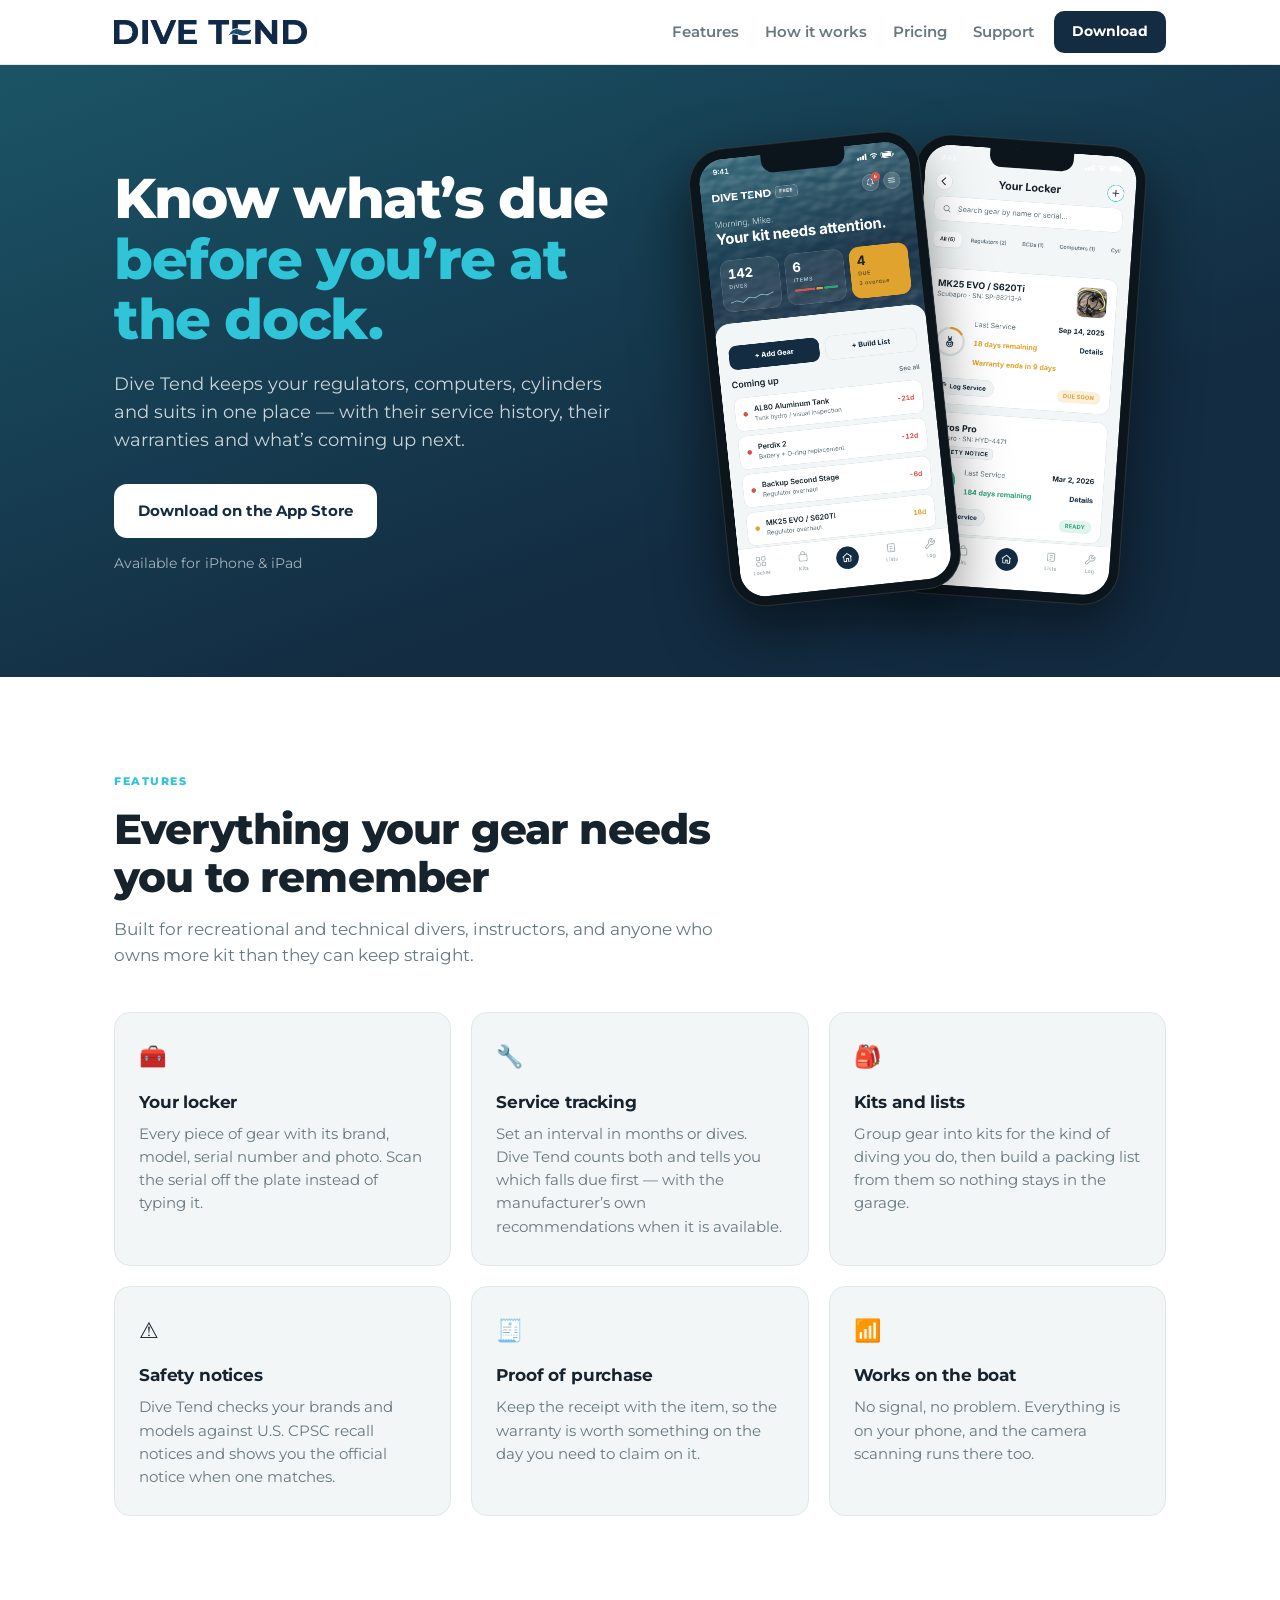
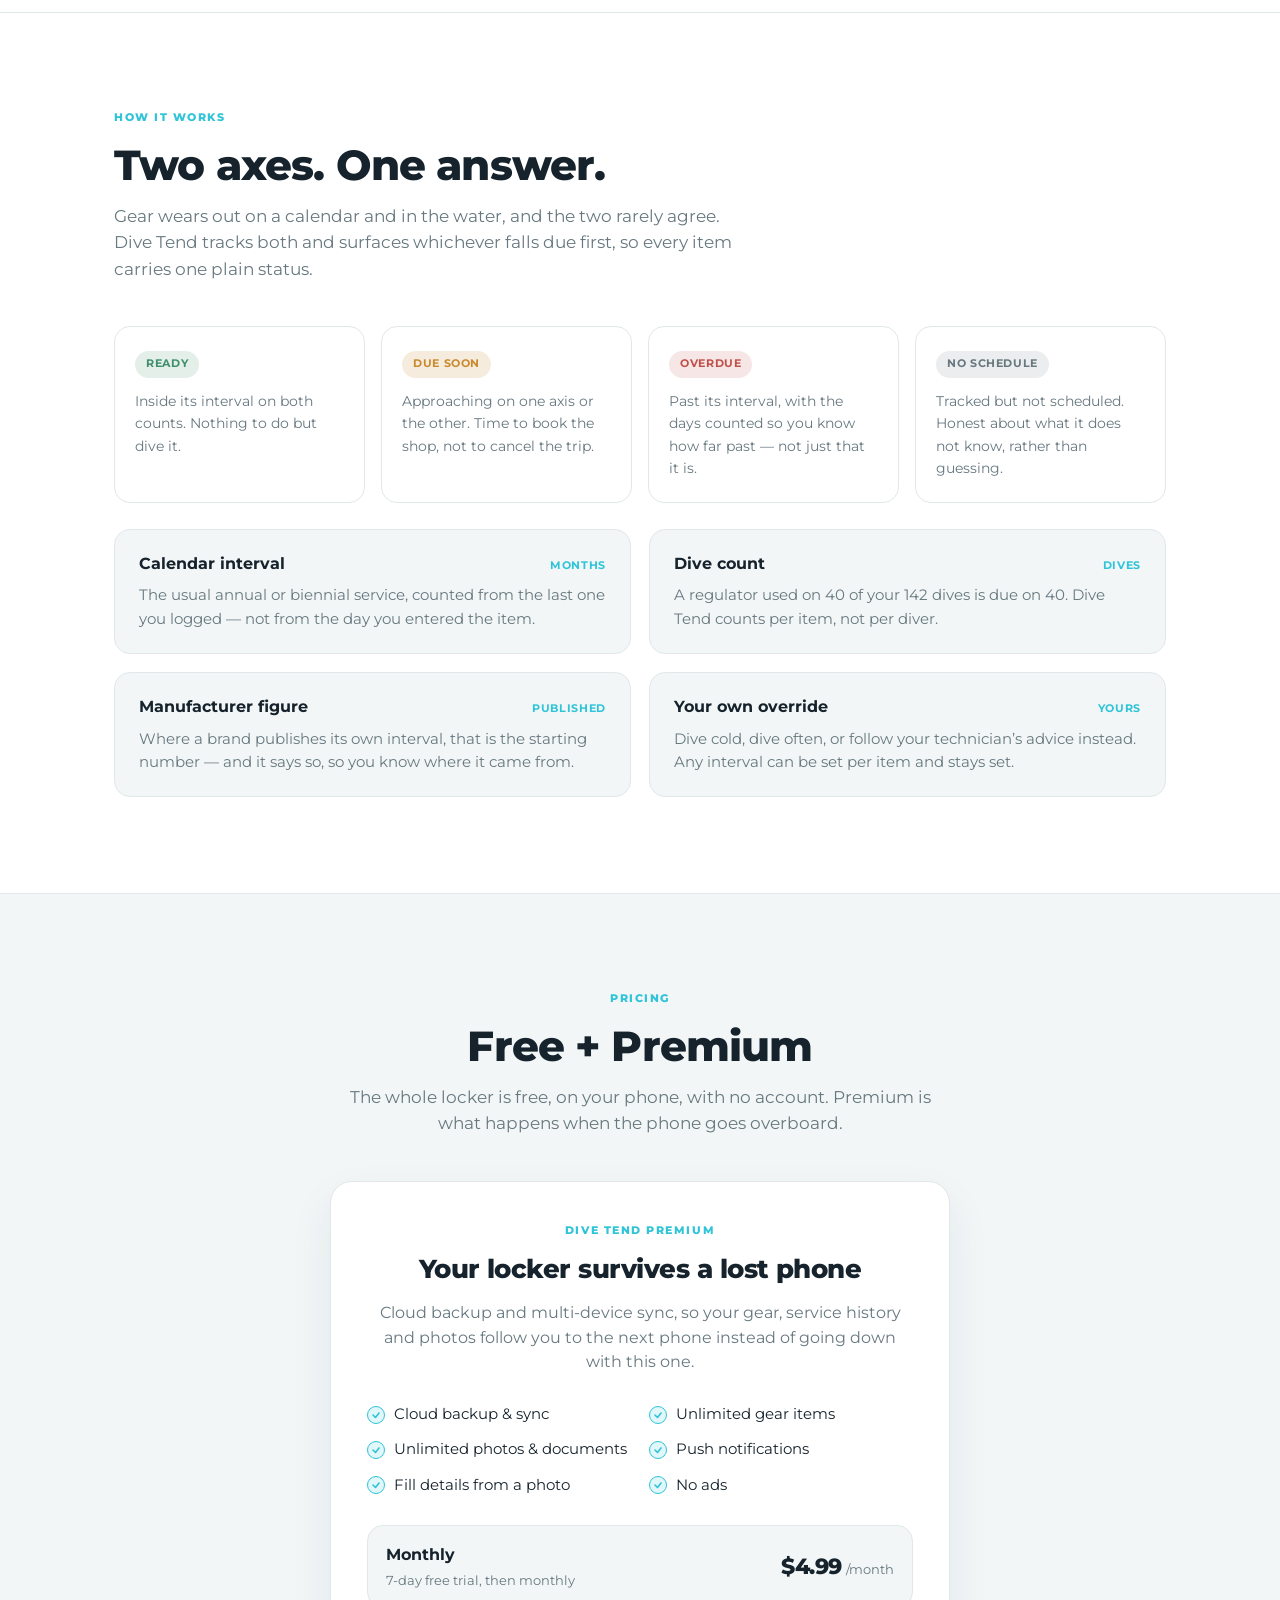
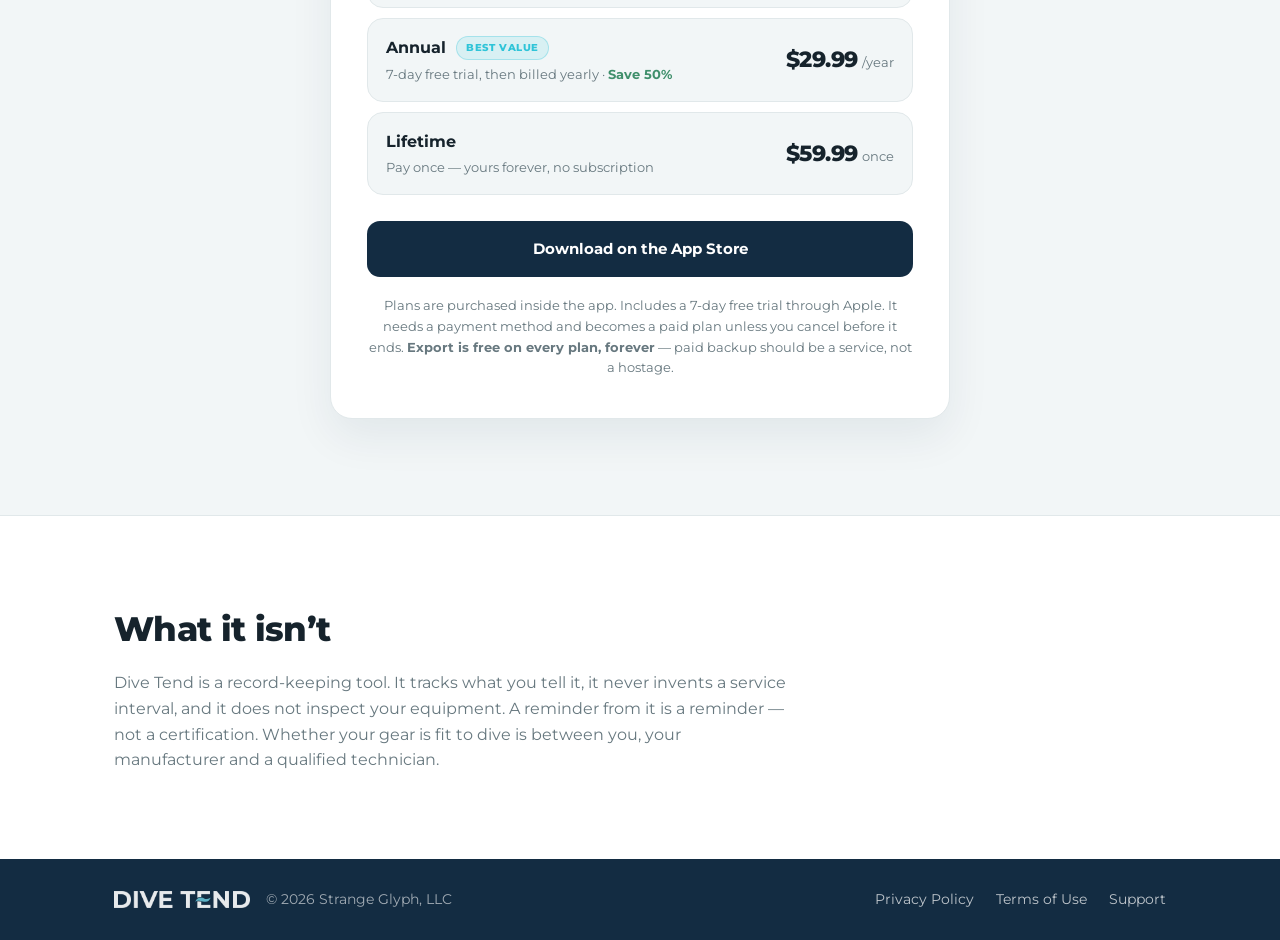
<file: index.html>
<!DOCTYPE html>
<html lang="en">
<head>
  <meta charset="UTF-8" />
  <meta name="viewport" content="width=device-width, initial-scale=1.0" />
  <title>Dive Tend — Know What's Due Before You're at the Dock</title>
  <meta name="description" content="Dive Tend tracks your scuba gear, its service history and what's coming up next — on your phone, no account needed." />
  <meta property="og:title" content="Dive Tend" />
  <meta property="og:description" content="Know what's due before you're at the dock." />
  <meta property="og:type" content="website" />
  <meta property="og:url" content="https://divetend.com/" />
  <meta property="og:image" content="https://divetend.com/og-icon.png" />
  <link rel="icon" type="image/png" sizes="32x32" href="favicon.png" />
  <link rel="apple-touch-icon" sizes="180x180" href="apple-touch-icon.png" />
  <link rel="preconnect" href="https://fonts.googleapis.com" />
  <link rel="preconnect" href="https://fonts.gstatic.com" crossorigin />
  <link href="https://fonts.googleapis.com/css2?family=Montserrat:wght@400;500;600;700;800&display=swap" rel="stylesheet" />
  <style>
    *, *::before, *::after { box-sizing: border-box; margin: 0; padding: 0; }

    :root {
      --header-a: #1B5466;
      --header-b: #132C42;
      --cyan: #2FC4D8;
      --ink: #16232C;
      --sub: #67787F;
      --sheet: #F2F6F7;
      --card: #FFFFFF;
      --border: #E1E8EA;
      --amber: #C98A2E;
      --red: #C0504A;
      --green: #3F8F6B;
      --font: 'Montserrat', system-ui, -apple-system, sans-serif;
    }

    html { scroll-behavior: smooth; }

    /* The nav is sticky at 64px, so an anchored section would scroll its own
       heading underneath it. Every jump target clears the bar itself. */
    section[id] { scroll-margin-top: 78px; }

    body {
      background: var(--card);
      color: var(--ink);
      font-family: var(--font);
      font-size: 16px;
      line-height: 1.6;
      overflow-x: clip;
      -webkit-font-smoothing: antialiased;
    }

    .wrap { position: relative; z-index: 1; max-width: 1100px; margin: 0 auto; padding: 0 24px; }
    .section-pad { padding: 96px 0; }
    .section-divider { border: 0; border-top: 1px solid var(--border); margin: 0; }

    .section-label {
      font-size: 11px; font-weight: 800; letter-spacing: 0.14em; text-transform: uppercase;
      color: var(--cyan); margin-bottom: 14px;
    }
    .section-h2 { font-size: clamp(28px, 4vw, 42px); font-weight: 800; line-height: 1.15; letter-spacing: -0.02em; }
    .section-sub { color: var(--sub); margin-top: 14px; max-width: 620px; font-size: 16.5px; }

    /* NAV */
    nav {
      position: sticky; top: 0; z-index: 50;
      background: rgba(255,255,255,0.86); backdrop-filter: saturate(180%) blur(14px);
      border-bottom: 1px solid var(--border);
    }
    .nav-inner {
      max-width: 1100px; margin: 0 auto; padding: 0 24px; height: 64px;
      display: flex; align-items: center; gap: 20px;
    }
    /* Mike's final mark, not type. The navy band is cropped out of
       `logotype.png` — the full logotype carries "Scuba Gear Service
       Tracker" beneath it, which renders about 7px tall in a 64px nav and
       reads as noise rather than as a tagline. */
    .nav-logo { display: flex; align-items: center; text-decoration: none; }
    .nav-logo img { height: 24px; width: auto; display: block; }
    .nav-links { display: flex; gap: 26px; list-style: none; margin-left: auto; }
    .nav-links a { color: var(--sub); text-decoration: none; font-size: 14.5px; font-weight: 600; }
    .nav-links a:hover { color: var(--ink); }
    .nav-cta {
      background: var(--header-b); color: #fff; text-decoration: none;
      font-size: 13.5px; font-weight: 700; padding: 10px 18px; border-radius: 10px;
    }
    .nav-cta:hover { background: var(--header-a); }
    .nav-hamburger { display: none; background: none; border: 0; cursor: pointer; width: 28px; height: 22px; flex-direction: column; justify-content: space-between; }
    .nav-hamburger span { display: block; height: 2px; background: var(--header-b); border-radius: 2px; }
    .nav-mobile-menu { display: none; flex-direction: column; border-top: 1px solid var(--border); }
    .nav-mobile-menu.open { display: flex; }
    .nav-mobile-menu a { padding: 14px 24px; color: var(--ink); text-decoration: none; font-weight: 600; border-bottom: 1px solid var(--border); }
    .nav-mobile-menu a.nav-mobile-cta { color: var(--header-b); font-weight: 800; }

    /* HERO */
    .hero {
      background: linear-gradient(160deg, var(--header-a) 0%, var(--header-b) 68%);
      color: #fff; position: relative; overflow: hidden;
    }
    /* Ambient layer, ported from the app's own "Bubbles" background. Its
       note is the spec: two loose vertical exhaust streams, NOT bubbles
       scattered edge to edge — that reads as soap foam — widening slightly
       as they rise the way real bubbles expand, and no glare dot, so they
       read as a disturbance in the water rather than glossy spheres. */
    #bubbles {
      position: absolute; inset: 0; z-index: 0; pointer-events: none; overflow: hidden;
      -webkit-mask-image: linear-gradient(180deg, rgba(0,0,0,0.9) 0%, rgba(0,0,0,0.35) 55%, rgba(0,0,0,0.6) 100%);
      mask-image: linear-gradient(180deg, rgba(0,0,0,0.9) 0%, rgba(0,0,0,0.35) 55%, rgba(0,0,0,0.6) 100%);
    }
    #bubbles .bubble {
      position: absolute; bottom: -40px; border-radius: 50%;
      background: radial-gradient(circle, rgba(224,245,252,0.40) 0%, rgba(224,245,252,0.20) 45%, rgba(224,245,252,0.07) 75%, rgba(224,245,252,0) 100%);
      mix-blend-mode: screen; filter: blur(0.5px); opacity: 0;
      animation-name: bubbleRise; animation-timing-function: ease-in-out;
      animation-iteration-count: infinite;
    }
    #bubbles .bubble.is-blob { border-radius: 58% 42% 53% 47% / 55% 45% 58% 42%; }

    @keyframes bubbleRise {
      0%   { transform: translate(0, 0) scale(0.75); opacity: 0; }
      8%   { opacity: var(--bubble-op, 0.4); }
      30%  { transform: translate(var(--bubble-drift, 6px), calc(var(--rise) * -0.31)) scale(0.92); }
      60%  { transform: translate(calc(var(--bubble-drift, 6px) * -1), calc(var(--rise) * -0.64)) scale(1.05); }
      90%  { opacity: var(--bubble-op, 0.4); }
      100% { transform: translate(var(--bubble-drift, 6px), calc(var(--rise) * -1)) scale(1.2); opacity: 0; }
    }

    @media (prefers-reduced-motion: reduce) {
      #bubbles { display: none; }
    }
    .hero-inner {
      position: relative; z-index: 1;
      max-width: 1100px; margin: 0 auto; padding: 76px 24px;
      display: grid; grid-template-columns: 1.05fr 1fr; gap: 48px; align-items: center;
    }
    /* Grid items default to min-width:auto, so the two 190px phone frames
       (flex-shrink:0) were forcing the single-column layout wider than the
       viewport and clipping the hero copy on a phone. The phones are meant
       to bleed off the edge; the text is not. */
    .hero-inner > * { min-width: 0; }
    .hero-h1 { font-size: clamp(34px, 5.2vw, 56px); font-weight: 800; line-height: 1.08; letter-spacing: -0.025em; }
    .hero-h1 span { color: var(--cyan); }
    .hero-sub { margin-top: 20px; font-size: 17.5px; line-height: 1.6; color: rgba(255,255,255,0.78); max-width: 520px; }
    .hero-btns { margin-top: 30px; display: flex; align-items: center; gap: 16px; flex-wrap: wrap; }
    /* A caption, not a second button. The cyan pill that used to sit beside
       the CTA out-shouted it. */
    .hero-note { margin-top: 14px; font-size: 14px; color: rgba(255,255,255,0.62); }
    /* The hero sits on the dark header gradient, so the primary action is
       light-on-dark. The pricing CTA (.btn-primary) is the inverse, because
       that card is on the light sheet. */
    .btn-store {
      display: inline-flex; align-items: center;
      background: #fff; color: var(--header-b); text-decoration: none;
      font-weight: 700; font-size: 15px; padding: 15px 24px; border-radius: 13px;
    }
    .btn-store:hover { background: var(--sheet); }
    .phone-wrap { display: flex; gap: 0; justify-content: center; align-items: center; }
    .phone-frame {
      width: 232px; background: #0B151B; border-radius: 36px; padding: 9px;
      position: relative; flex-shrink: 0;
      border: 1px solid rgba(255,255,255,0.12);
    }
    /* ClearNight's treatment: the pair overlap and tilt against each other,
       front one on top. Translating them toward the centre is what makes it
       read as a stack rather than two phones that happen to be rotated. */
    .phone-frame:first-child {
      transform: rotate(-6deg) translateX(20px);
      z-index: 2; box-shadow: -8px 24px 60px rgba(0,0,0,0.52);
    }
    .phone-frame:last-child {
      transform: rotate(4deg) translateX(-20px);
      z-index: 1; box-shadow: 8px 24px 60px rgba(0,0,0,0.44);
    }
    .phone-notch { position: absolute; top: 9px; left: 50%; transform: translateX(-50%); width: 84px; height: 19px; background: #0B151B; border-radius: 0 0 12px 12px; z-index: 2; }
    .phone-screen { border-radius: 26px; overflow: hidden; display: block; }
    .phone-screen img { width: 100%; display: block; }

    /* FEATURES */
    .features-grid { display: grid; grid-template-columns: repeat(3, 1fr); gap: 20px; margin-top: 44px; }
    .feat-card { background: var(--sheet); border: 1px solid var(--border); border-radius: 16px; padding: 26px 24px; }
    .feat-icon { font-size: 22px; margin-bottom: 14px; }
    .feat-title { font-weight: 700; font-size: 16.5px; margin-bottom: 8px; letter-spacing: -0.01em; }
    .feat-body { color: var(--sub); font-size: 14.5px; line-height: 1.6; }

    /* HOW IT WORKS */
    .states-grid { display: grid; grid-template-columns: repeat(4, 1fr); gap: 16px; margin-top: 44px; }
    .state-card { background: var(--card); border: 1px solid var(--border); border-radius: 16px; padding: 22px 20px; }
    .state-pill {
      display: inline-block; font-size: 10.5px; font-weight: 700; letter-spacing: 0.06em; text-transform: uppercase;
      padding: 5px 11px; border-radius: 999px; margin-bottom: 12px;
    }
    .state-pill.ready   { color: var(--green); background: rgba(63,143,107,0.14); }
    .state-pill.soon    { color: var(--amber); background: rgba(201,138,46,0.16); }
    .state-pill.overdue { color: var(--red);   background: rgba(192,80,74,0.14); }
    .state-pill.none    { color: var(--sub);   background: rgba(103,120,127,0.13); }
    .state-desc { color: var(--sub); font-size: 14px; line-height: 1.6; }

    .inputs-grid { display: grid; grid-template-columns: repeat(2, 1fr); gap: 18px; margin-top: 26px; }
    .input-card { background: var(--sheet); border: 1px solid var(--border); border-radius: 16px; padding: 22px 24px; }
    .input-header { display: flex; align-items: baseline; justify-content: space-between; gap: 12px; margin-bottom: 8px; }
    .input-name { font-weight: 700; font-size: 15.5px; }
    .input-tag { font-size: 11px; font-weight: 700; letter-spacing: 0.06em; text-transform: uppercase; color: var(--cyan); }
    .input-desc { color: var(--sub); font-size: 14.5px; line-height: 1.6; }

    /* PRICING */
    .pricing-section { background: var(--sheet); text-align: center; }
    .pricing-section .section-sub { margin-left: auto; margin-right: auto; }
    .price-card {
      background: var(--card); border: 1px solid var(--border); border-radius: 22px;
      padding: 40px 36px; margin: 44px auto 0; max-width: 620px;
      box-shadow: 0 18px 44px rgba(19,44,66,0.07);
    }
    .price-kicker { font-size: 11px; font-weight: 800; letter-spacing: 0.14em; text-transform: uppercase; color: var(--cyan); }
    .price-headline { font-size: 26px; font-weight: 800; letter-spacing: -0.02em; margin-top: 10px; }
    .price-sub { color: var(--sub); margin-top: 10px; font-size: 15.5px; }
    .price-features { list-style: none; margin: 28px 0; display: grid; grid-template-columns: 1fr 1fr; gap: 12px 18px; text-align: left; }
    .price-features li { display: flex; align-items: center; gap: 9px; font-size: 14.5px; }
    .price-features li::before {
      content: ""; width: 18px; height: 18px; border-radius: 50%; flex-shrink: 0;
      background: rgba(47,196,216,0.14); border: 1px solid var(--cyan);
      background-image: url("data:image/svg+xml,%3Csvg xmlns='http://www.w3.org/2000/svg' width='10' height='10' viewBox='0 0 10 10'%3E%3Cpath d='M2 5l2.5 2.5L8 3' stroke='%232FC4D8' stroke-width='1.6' stroke-linecap='round' stroke-linejoin='round' fill='none'/%3E%3C/svg%3E");
      background-repeat: no-repeat; background-position: center;
    }
    .price-plans { display: flex; flex-direction: column; gap: 10px; }
    .price-plan {
      display: flex; align-items: center; gap: 14px; text-align: left;
      padding: 16px 18px; border-radius: 16px;
      border: 1.5px solid var(--border); background: var(--sheet);
    }
    .price-plan-main { flex: 1; }
    .price-plan-amt { text-align: right; flex-shrink: 0; }
    .price-plan-name-row { display: flex; align-items: center; gap: 10px; }
    .price-plan-name { font-weight: 700; font-size: 16px; }
    .price-badge { font-size: 10px; font-weight: 800; letter-spacing: 0.06em; text-transform: uppercase; color: var(--cyan); background: rgba(47,196,216,0.13); border: 1px solid rgba(47,196,216,0.3); padding: 3px 9px; border-radius: 999px; }
    .price-plan-note { color: var(--sub); font-size: 13px; margin-top: 3px; text-align: left; }
    .save { color: var(--green); font-weight: 700; }
    .price-plan-num { font-size: 22px; font-weight: 800; letter-spacing: -0.02em; }
    .price-plan-per { color: var(--sub); font-size: 13px; }
    .price-note { color: var(--sub); font-size: 13px; margin-top: 18px; text-align: center; }
    .btn-primary {
      display: flex; width: 100%; justify-content: center; margin-top: 26px;
      background: var(--header-b); color: #fff; text-decoration: none;
      font-weight: 700; font-size: 15px; padding: 16px; border-radius: 13px;
    }
    .btn-primary.is-disabled { background: var(--sheet); color: var(--sub); border: 1px solid var(--border); cursor: default; }

    /* CLOSING */
    .closing { padding: 86px 0; }
    .closing h2 { font-size: clamp(24px, 3.4vw, 34px); font-weight: 800; letter-spacing: -0.02em; }
    .closing p { color: var(--sub); margin-top: 14px; max-width: 680px; font-size: 16px; }

    /* FOOTER */
    footer { background: var(--header-b); color: rgba(255,255,255,0.6); }
    .footer-inner {
      max-width: 1100px; margin: 0 auto; padding: 30px 24px;
      display: flex; align-items: center; justify-content: space-between; gap: 18px; flex-wrap: wrap;
      font-size: 13.5px;
    }
    .footer-left { display: flex; align-items: center; gap: 16px; flex-wrap: wrap; }
    .footer-mark { display: block; }
    .footer-mark img { height: 17px; width: auto; display: block; opacity: 0.9; }
    .footer-mark:hover img { opacity: 1; }
    .footer-links { display: flex; gap: 22px; list-style: none; }
    .footer-links a { color: rgba(255,255,255,0.72); text-decoration: none; }
    .footer-links a:hover { color: #fff; }

    @media (max-width: 900px) {
      .hero-inner { grid-template-columns: 1fr; padding: 58px 24px; gap: 36px; }
      .phone-wrap { justify-content: flex-start; }
      .features-grid, .states-grid, .inputs-grid, .price-features { grid-template-columns: 1fr 1fr; }
    }
    @media (max-width: 640px) {
      .nav-links, .nav-cta { display: none; }
      .nav-hamburger { display: flex; }
      .section-pad { padding: 66px 0; }
      .features-grid, .states-grid, .inputs-grid, .price-features { grid-template-columns: 1fr; }
      .phone-frame { width: 190px; }
      .price-card { padding: 28px 20px; }
      .price-plan { padding: 14px 15px; }
    }
  </style>
</head>
<body>

<!-- NAV -->
<nav>
  <div class="nav-inner">
    <button class="nav-hamburger" id="hamburger" aria-label="Menu"><span></span><span></span><span></span></button>
    <a href="/" class="nav-logo"><img src="wordmark-navy.png" alt="Dive Tend" /></a>
    <ul class="nav-links">
      <li><a href="#features">Features</a></li>
      <li><a href="#how-it-works">How it works</a></li>
      <li><a href="#pricing">Pricing</a></li>
      <li><a href="support.html">Support</a></li>
    </ul>
    <a class="nav-cta" href="https://apps.apple.com/app/id6805508240">Download</a>
  </div>
  <div class="nav-mobile-menu" id="mobile-menu">
    <a href="#features">Features</a>
    <a href="#how-it-works">How it works</a>
    <a href="#pricing">Pricing</a>
    <a href="support.html">Support</a>
    <a href="https://apps.apple.com/app/id6805508240" class="nav-mobile-cta">Download on the App Store</a>
  </div>
</nav>

<!-- HERO -->
<section class="hero">
  <div id="bubbles" aria-hidden="true"></div>
  <div class="hero-inner">
    <div class="hero-text">
      <h1 class="hero-h1">Know what&rsquo;s due<br><span>before you&rsquo;re at the dock.</span></h1>
      <p class="hero-sub">Dive Tend keeps your regulators, computers, cylinders and suits in one place &mdash; with their service history, their warranties and what&rsquo;s coming up next.</p>
      <div class="hero-btns">
        <a class="btn-store" href="https://apps.apple.com/app/id6805508240">Download on the App Store</a>
      </div>
      <p class="hero-note">Available for iPhone &amp; iPad</p>
    </div>
    <div class="phone-wrap">
      <div class="phone-frame">
        <div class="phone-notch"></div>
        <div class="phone-screen"><img src="app-home.png" alt="Dive Tend dashboard showing what is due" /></div>
      </div>
      <div class="phone-frame">
        <div class="phone-notch"></div>
        <div class="phone-screen"><img src="app-locker.png" alt="Dive Tend gear locker" /></div>
      </div>
    </div>
  </div>
</section>

<!-- FEATURES -->
<section id="features" class="section-pad">
  <div class="wrap">
    <div class="section-label">Features</div>
    <h2 class="section-h2">Everything your gear needs<br>you to remember</h2>
    <p class="section-sub">Built for recreational and technical divers, instructors, and anyone who owns more kit than they can keep straight.</p>

    <div class="features-grid">
      <div class="feat-card">
        <div class="feat-icon">&#129520;</div>
        <div class="feat-title">Your locker</div>
        <p class="feat-body">Every piece of gear with its brand, model, serial number and photo. Scan the serial off the plate instead of typing it.</p>
      </div>
      <div class="feat-card">
        <div class="feat-icon">&#128295;</div>
        <div class="feat-title">Service tracking</div>
        <p class="feat-body">Set an interval in months or dives. Dive Tend counts both and tells you which falls due first &mdash; with the manufacturer&rsquo;s own recommendations when it is available.</p>
      </div>
      <div class="feat-card">
        <div class="feat-icon">&#127890;</div>
        <div class="feat-title">Kits and lists</div>
        <p class="feat-body">Group gear into kits for the kind of diving you do, then build a packing list from them so nothing stays in the garage.</p>
      </div>
      <div class="feat-card">
        <div class="feat-icon">&#9888;&#65039;</div>
        <div class="feat-title">Safety notices</div>
        <p class="feat-body">Dive Tend checks your brands and models against U.S. CPSC recall notices and shows you the official notice when one matches.</p>
      </div>
      <div class="feat-card">
        <div class="feat-icon">&#129534;</div>
        <div class="feat-title">Proof of purchase</div>
        <p class="feat-body">Keep the receipt with the item, so the warranty is worth something on the day you need to claim on it.</p>
      </div>
      <div class="feat-card">
        <div class="feat-icon">&#128246;</div>
        <div class="feat-title">Works on the boat</div>
        <p class="feat-body">No signal, no problem. Everything is on your phone, and the camera scanning runs there too.</p>
      </div>
    </div>
  </div>
</section>

<hr class="section-divider" />

<!-- HOW IT WORKS -->
<section id="how-it-works" class="section-pad">
  <div class="wrap">
    <div class="section-label">How it works</div>
    <h2 class="section-h2">Two axes. One answer.</h2>
    <p class="section-sub">Gear wears out on a calendar and in the water, and the two rarely agree. Dive Tend tracks both and surfaces whichever falls due first, so every item carries one plain status.</p>

    <div class="states-grid">
      <div class="state-card">
        <span class="state-pill ready">Ready</span>
        <p class="state-desc">Inside its interval on both counts. Nothing to do but dive it.</p>
      </div>
      <div class="state-card">
        <span class="state-pill soon">Due soon</span>
        <p class="state-desc">Approaching on one axis or the other. Time to book the shop, not to cancel the trip.</p>
      </div>
      <div class="state-card">
        <span class="state-pill overdue">Overdue</span>
        <p class="state-desc">Past its interval, with the days counted so you know how far past &mdash; not just that it is.</p>
      </div>
      <div class="state-card">
        <span class="state-pill none">No schedule</span>
        <p class="state-desc">Tracked but not scheduled. Honest about what it does not know, rather than guessing.</p>
      </div>
    </div>

    <div class="inputs-grid">
      <div class="input-card">
        <div class="input-header"><span class="input-name">Calendar interval</span><span class="input-tag">Months</span></div>
        <p class="input-desc">The usual annual or biennial service, counted from the last one you logged &mdash; not from the day you entered the item.</p>
      </div>
      <div class="input-card">
        <div class="input-header"><span class="input-name">Dive count</span><span class="input-tag">Dives</span></div>
        <p class="input-desc">A regulator used on 40 of your 142 dives is due on 40. Dive Tend counts per item, not per diver.</p>
      </div>
      <div class="input-card">
        <div class="input-header"><span class="input-name">Manufacturer figure</span><span class="input-tag">Published</span></div>
        <p class="input-desc">Where a brand publishes its own interval, that is the starting number &mdash; and it says so, so you know where it came from.</p>
      </div>
      <div class="input-card">
        <div class="input-header"><span class="input-name">Your own override</span><span class="input-tag">Yours</span></div>
        <p class="input-desc">Dive cold, dive often, or follow your technician&rsquo;s advice instead. Any interval can be set per item and stays set.</p>
      </div>
    </div>
  </div>
</section>

<hr class="section-divider" />

<!-- PRICING -->
<section id="pricing" class="section-pad pricing-section">
  <div class="wrap">
    <div class="section-label">Pricing</div>
    <h2 class="section-h2">Free + Premium</h2>
    <p class="section-sub">The whole locker is free, on your phone, with no account. Premium is what happens when the phone goes overboard.</p>

    <div class="price-card">
      <div class="price-kicker">Dive Tend Premium</div>
      <div class="price-headline">Your locker survives a lost phone</div>
      <p class="price-sub">Cloud backup and multi-device sync, so your gear, service history and photos follow you to the next phone instead of going down with this one.</p>

      <ul class="price-features">
        <li>Cloud backup &amp; sync</li>
        <li>Unlimited gear items</li>
        <li>Unlimited photos &amp; documents</li>
        <li>Push notifications</li>
        <li>Fill details from a photo</li>
        <li>No ads</li>
      </ul>

      <div class="price-plans">
        <div class="price-plan">
          <div class="price-plan-main">
            <div class="price-plan-name-row"><span class="price-plan-name">Monthly</span></div>
            <div class="price-plan-note">7-day free trial, then monthly</div>
          </div>
          <div class="price-plan-amt"><span class="price-plan-num">$4.99</span> <span class="price-plan-per">/month</span></div>
        </div>
        <div class="price-plan">
          <div class="price-plan-main">
            <div class="price-plan-name-row">
              <span class="price-plan-name">Annual</span>
              <span class="price-badge">Best value</span>
            </div>
            <div class="price-plan-note">7-day free trial, then billed yearly &middot; <span class="save">Save 50%</span></div>
          </div>
          <div class="price-plan-amt"><span class="price-plan-num">$29.99</span> <span class="price-plan-per">/year</span></div>
        </div>
        <div class="price-plan">
          <div class="price-plan-main">
            <div class="price-plan-name-row"><span class="price-plan-name">Lifetime</span></div>
            <div class="price-plan-note">Pay once &mdash; yours forever, no subscription</div>
          </div>
          <div class="price-plan-amt"><span class="price-plan-num">$59.99</span> <span class="price-plan-per">once</span></div>
        </div>
      </div>

      <a class="btn-primary" href="https://apps.apple.com/app/id6805508240">Download on the App Store</a>
      <p class="price-note">Plans are purchased inside the app. Includes a 7-day free trial through Apple. It needs a payment method and becomes a paid plan unless you cancel before it ends. <strong>Export is free on every plan, forever</strong> &mdash; paid backup should be a service, not a hostage.</p>
    </div>
  </div>
</section>

<hr class="section-divider" />

<!-- CLOSING -->
<section class="closing">
  <div class="wrap">
    <h2>What it isn&rsquo;t</h2>
    <p>Dive Tend is a record-keeping tool. It tracks what you tell it, it never invents a service interval, and it does not inspect your equipment. A reminder from it is a reminder &mdash; not a certification. Whether your gear is fit to dive is between you, your manufacturer and a qualified technician.</p>
  </div>
</section>

<!-- FOOTER -->
<footer>
  <div class="footer-inner">
    <div class="footer-left">
      <a href="/" class="footer-mark"><img src="wordmark-white.png" alt="Dive Tend" /></a>
      <div class="footer-copy">&copy; 2026 Strange Glyph, LLC</div>
    </div>
    <ul class="footer-links">
      <li><a href="privacy.html">Privacy Policy</a></li>
      <li><a href="terms.html">Terms of Use</a></li>
      <li><a href="support.html">Support</a></li>
    </ul>
  </div>
</footer>

<script>
  document.getElementById('hamburger').addEventListener('click', function () {
    document.getElementById('mobile-menu').classList.toggle('open');
  });

  // Bubbles — two loose exhaust streams, built from the app's own ambient
  // layer. Generated rather than hand-written so the rise distance can be
  // measured from the hero instead of hard-coded to the app header's 320px.
  (function () {
    var host = document.getElementById('bubbles');
    if (!host || window.matchMedia('(prefers-reduced-motion: reduce)').matches) return;

    function rand(a, b) { return a + Math.random() * (b - a); }

    function build() {
      host.innerHTML = '';
      var rise = Math.max(360, host.offsetHeight + 90);
      var wide = host.offsetWidth > 900;
      // **Placed in the open water, not behind the content.** At the app's
      // 390px header a stream anywhere reads; across a 1280px hero the
      // headline and the phone stack swallow anything behind them, so the
      // streams sit in the gap between them and at the outer margin.
      // Density scales too — the prototype's count over this area is a third
      // of the intent, which reads as nothing rather than as restraint.
      var streams = wide
        ? [{ c: 8, s: 7 }, { c: 53, s: 6 }]
        : [{ c: 19, s: 7 }, { c: 77, s: 8 }];
      streams.forEach(function (stream) {
        for (var i = 0; i < (wide ? 23 : 14); i++) {
          var b = document.createElement('div');
          // One in five is a larger, slightly irregular blob — a real
          // exhaust is not uniform, and uniform discs read as decoration.
          var big = Math.random() < 0.26;
          var size = big ? rand(13, 19) : rand(4.5, 9);
          b.className = 'bubble' + (big ? ' is-blob' : '');
          b.style.left = (stream.c + rand(-stream.s, stream.s)).toFixed(1) + '%';
          b.style.width = size.toFixed(1) + 'px';
          b.style.height = size.toFixed(1) + 'px';
          b.style.marginLeft = (-size / 2).toFixed(1) + 'px';
          b.style.setProperty('--rise', rise.toFixed(0) + 'px');
          b.style.setProperty('--bubble-op', rand(0.32, 0.58).toFixed(2));
          b.style.setProperty('--bubble-drift', rand(4, 9).toFixed(0) + 'px');
          b.style.animationDuration = rand(7.5, 14.5).toFixed(1) + 's';
          // Negative delay starts them mid-flight, so the hero is already
          // populated on load instead of filling from empty.
          b.style.animationDelay = '-' + rand(0, 14).toFixed(1) + 's';
          host.appendChild(b);
        }
      });
    }

    var t;
    window.addEventListener('resize', function () {
      clearTimeout(t); t = setTimeout(build, 200);
    });
    build();
  })();
</script>

</body>
</html>
</file>
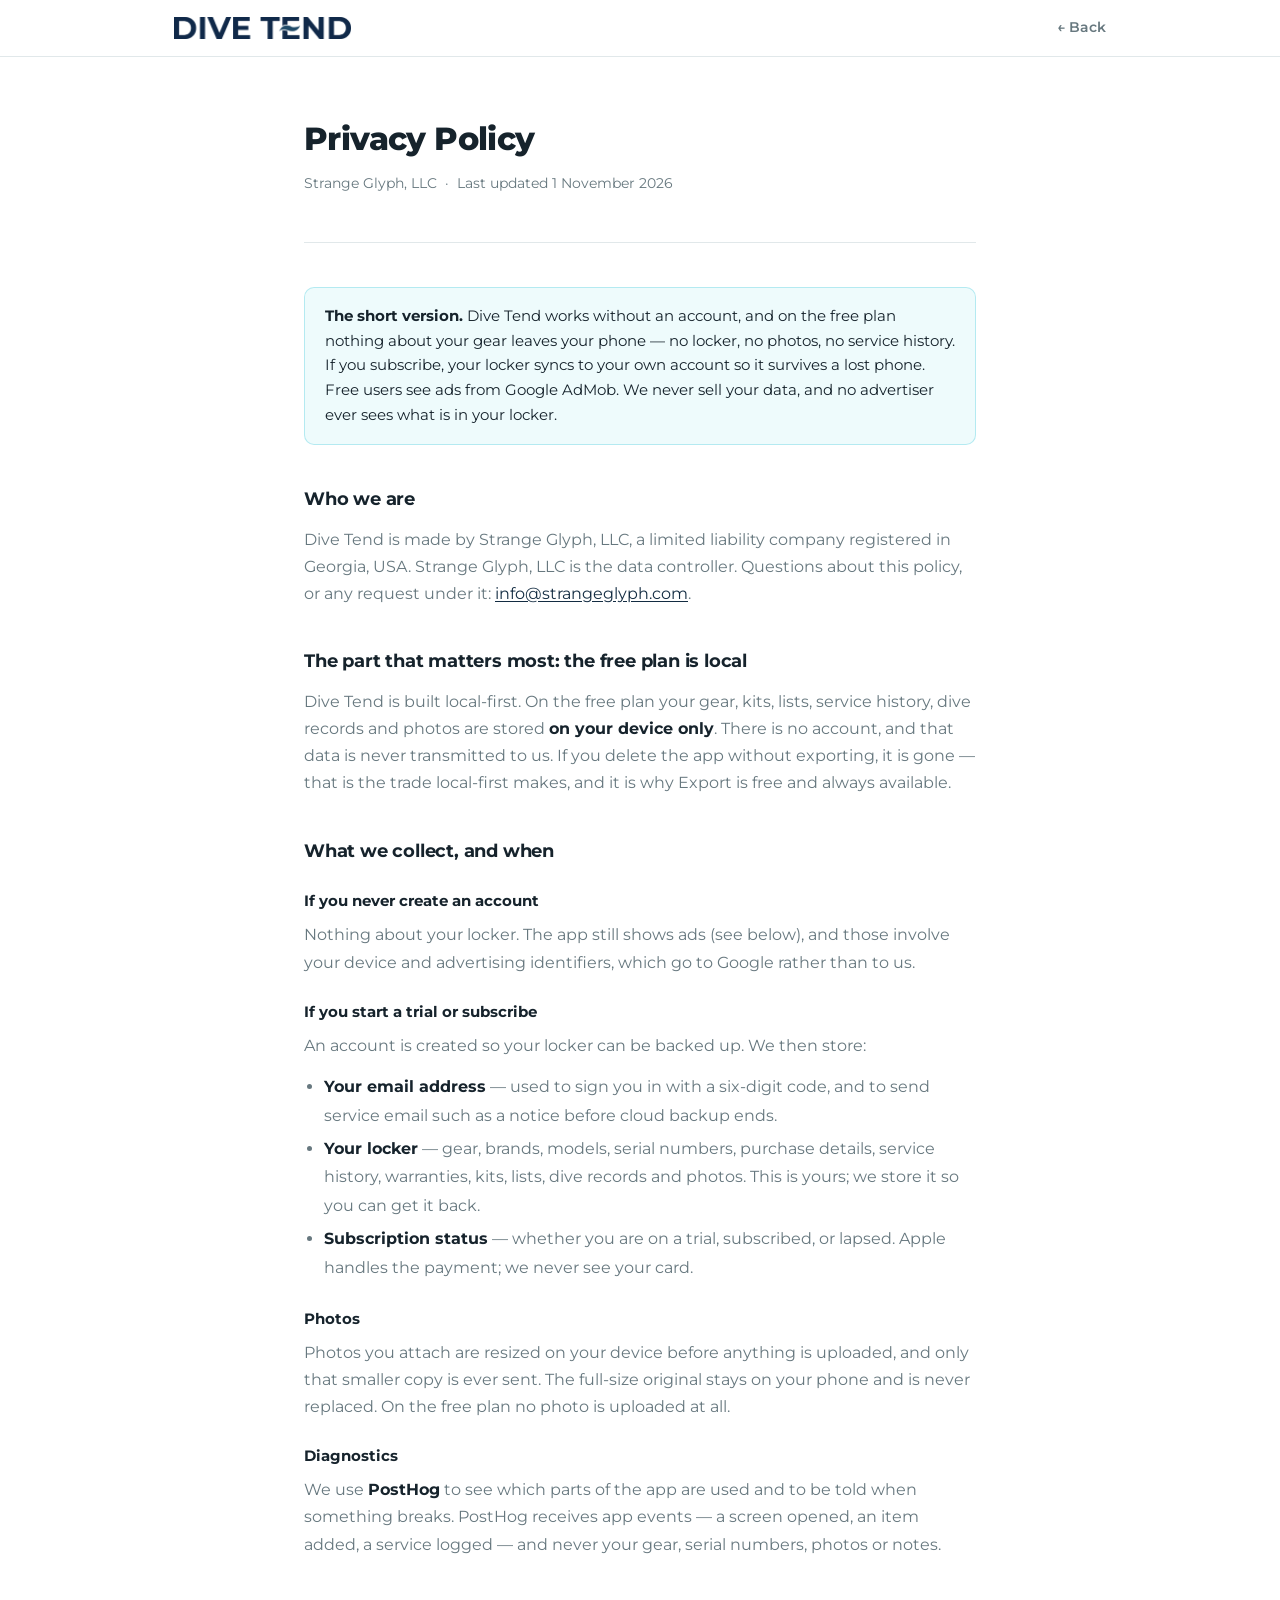
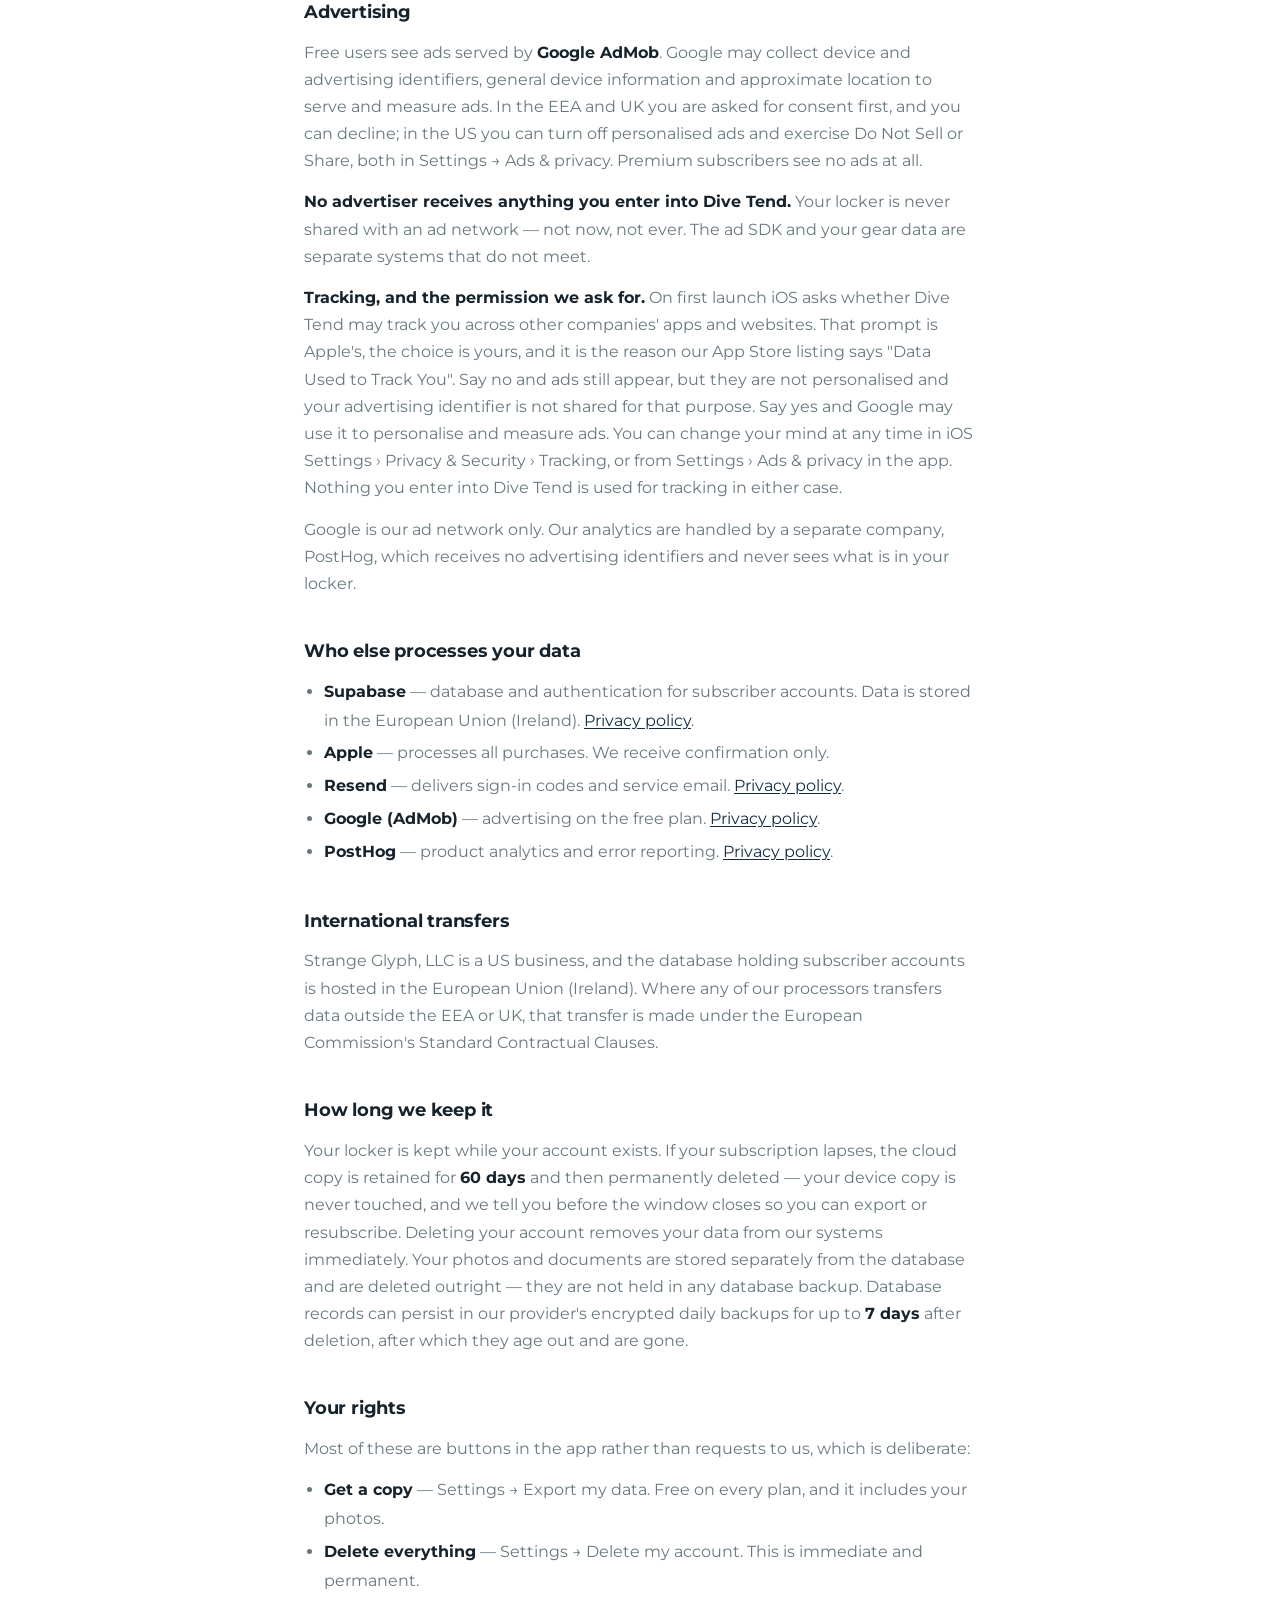
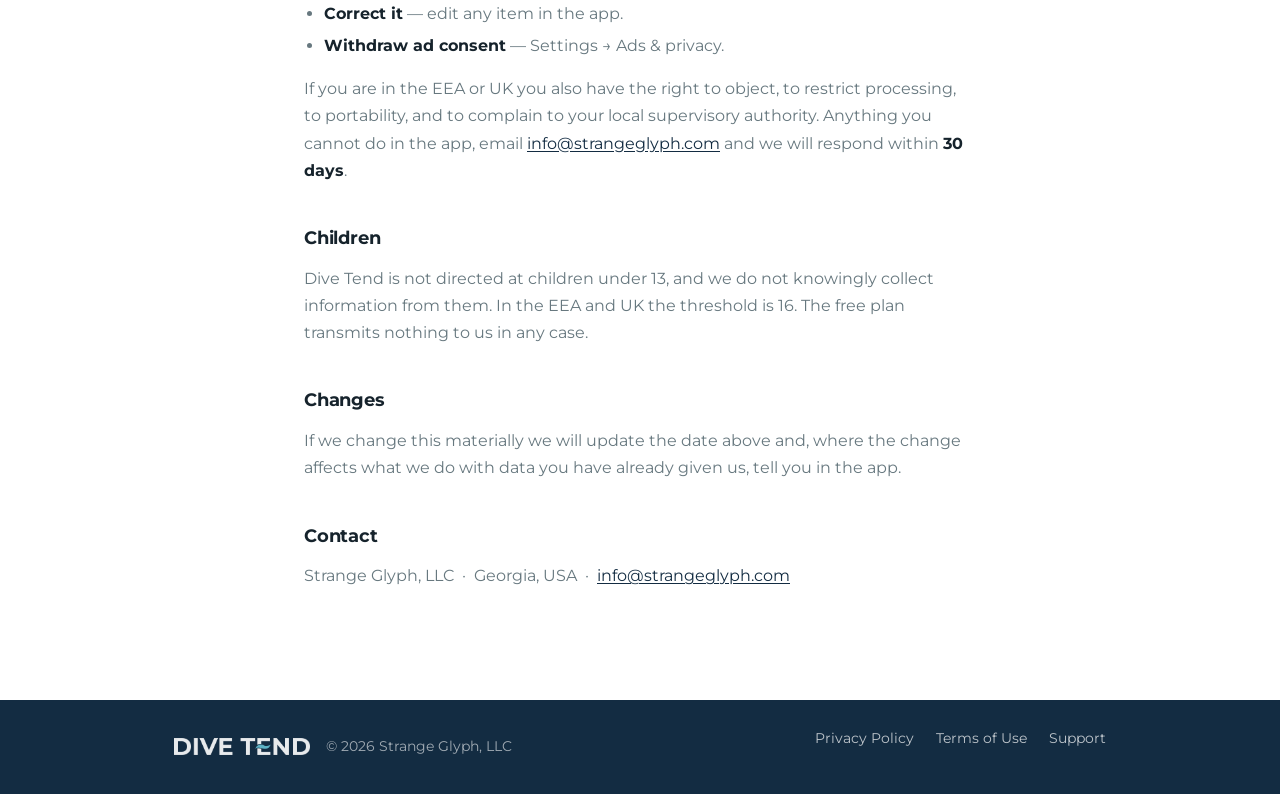
<file: privacy.html>
<!DOCTYPE html>
<html lang="en">
<head>
  <meta charset="UTF-8" />
  <meta name="viewport" content="width=device-width, initial-scale=1.0" />
  <title>Privacy Policy — Dive Tend</title>
  <meta name="description" content="Dive Tend privacy policy." />
  <link rel="icon" type="image/png" sizes="32x32" href="favicon.png" />
  <link rel="apple-touch-icon" sizes="180x180" href="apple-touch-icon.png" />
  <meta property="og:image" content="https://divetend.com/og-icon.png" />
  <link rel="preconnect" href="https://fonts.googleapis.com" />
  <link rel="preconnect" href="https://fonts.gstatic.com" crossorigin />
  <link href="https://fonts.googleapis.com/css2?family=Montserrat:wght@400;600;700;800&display=swap" rel="stylesheet" />
  <link rel="stylesheet" href="styles.css" />
</head>
<body>

<nav>
  <div class="nav-inner">
    <a href="/" class="nav-logo"><img src="wordmark-navy.png" alt="Dive Tend" /></a>
    <a href="/" class="nav-back">← Back</a>
  </div>
</nav>

<div class="wrap">
  <div class="page-header">
    <h1>Privacy Policy</h1>
    <p>Strange Glyph, LLC &nbsp;·&nbsp; Last updated 1 November 2026</p>
  </div>

  <div class="callout">
    <strong>The short version.</strong> Dive Tend works without an account, and on the free plan nothing about your gear leaves your phone — no locker, no photos, no service history. If you subscribe, your locker syncs to your own account so it survives a lost phone. Free users see ads from Google AdMob. We never sell your data, and no advertiser ever sees what is in your locker.
  </div>

  <h2>Who we are</h2>
  <p>Dive Tend is made by Strange Glyph, LLC, a limited liability company registered in Georgia, USA. Strange Glyph, LLC is the data controller. Questions about this policy, or any request under it: <a href="mailto:info@strangeglyph.com">info@strangeglyph.com</a>.</p>

  <h2>The part that matters most: the free plan is local</h2>
  <p>Dive Tend is built local-first. On the free plan your gear, kits, lists, service history, dive records and photos are stored <strong>on your device only</strong>. There is no account, and that data is never transmitted to us. If you delete the app without exporting, it is gone — that is the trade local-first makes, and it is why Export is free and always available.</p>

  <h2>What we collect, and when</h2>

  <h3>If you never create an account</h3>
  <p>Nothing about your locker. The app still shows ads (see below), and those involve your device and advertising identifiers, which go to Google rather than to us.</p>

  <h3>If you start a trial or subscribe</h3>
  <p>An account is created so your locker can be backed up. We then store:</p>
  <ul>
    <li><strong>Your email address</strong> — used to sign you in with a six-digit code, and to send service email such as a notice before cloud backup ends.</li>
    <li><strong>Your locker</strong> — gear, brands, models, serial numbers, purchase details, service history, warranties, kits, lists, dive records and photos. This is yours; we store it so you can get it back.</li>
    <li><strong>Subscription status</strong> — whether you are on a trial, subscribed, or lapsed. Apple handles the payment; we never see your card.</li>
  </ul>

  <h3>Photos</h3>
  <p>Photos you attach are resized on your device before anything is uploaded, and only that smaller copy is ever sent. The full-size original stays on your phone and is never replaced. On the free plan no photo is uploaded at all.</p>

  <h3>Diagnostics</h3>
  <p>We use <strong>PostHog</strong> to see which parts of the app are used and to be told when something breaks. PostHog receives app events — a screen opened, an item added, a service logged — and never your gear, serial numbers, photos or notes.</p>

  <h2>Advertising</h2>
  <p>Free users see ads served by <strong>Google AdMob</strong>. Google may collect device and advertising identifiers, general device information and approximate location to serve and measure ads. In the EEA and UK you are asked for consent first, and you can decline; in the US you can turn off personalised ads and exercise Do Not Sell or Share, both in Settings → Ads &amp; privacy. Premium subscribers see no ads at all.</p>
  <p><strong>No advertiser receives anything you enter into Dive Tend.</strong> Your locker is never shared with an ad network — not now, not ever. The ad SDK and your gear data are separate systems that do not meet.</p>
  <p><strong>Tracking, and the permission we ask for.</strong> On first launch iOS asks whether Dive Tend may track you across other companies' apps and websites. That prompt is Apple's, the choice is yours, and it is the reason our App Store listing says "Data Used to Track You". Say no and ads still appear, but they are not personalised and your advertising identifier is not shared for that purpose. Say yes and Google may use it to personalise and measure ads. You can change your mind at any time in iOS Settings &rsaquo; Privacy &amp; Security &rsaquo; Tracking, or from Settings &rsaquo; Ads &amp; privacy in the app. Nothing you enter into Dive Tend is used for tracking in either case.</p>
  <p>Google is our ad network only. Our analytics are handled by a separate company, PostHog, which receives no advertising identifiers and never sees what is in your locker.</p>

  <h2>Who else processes your data</h2>
  <ul>
    <li><strong>Supabase</strong> — database and authentication for subscriber accounts. Data is stored in the European Union (Ireland). <a href="https://supabase.com/privacy" target="_blank" rel="noopener">Privacy policy</a>.</li>
    <li><strong>Apple</strong> — processes all purchases. We receive confirmation only.</li>
    <li><strong>Resend</strong> — delivers sign-in codes and service email. <a href="https://resend.com/legal/privacy-policy" target="_blank" rel="noopener">Privacy policy</a>.</li>
    <li><strong>Google (AdMob)</strong> — advertising on the free plan. <a href="https://policies.google.com/privacy" target="_blank" rel="noopener">Privacy policy</a>.</li>
    <li><strong>PostHog</strong> — product analytics and error reporting. <a href="https://posthog.com/privacy" target="_blank" rel="noopener">Privacy policy</a>.</li>
  </ul>

  <h2>International transfers</h2>
  <p>Strange Glyph, LLC is a US business, and the database holding subscriber accounts is hosted in the European Union (Ireland). Where any of our processors transfers data outside the EEA or UK, that transfer is made under the European Commission's Standard Contractual Clauses.</p>

  <h2>How long we keep it</h2>
  <p>Your locker is kept while your account exists. If your subscription lapses, the cloud copy is retained for <strong>60 days</strong> and then permanently deleted — your device copy is never touched, and we tell you before the window closes so you can export or resubscribe. Deleting your account removes your data from our systems immediately. Your photos and documents are stored separately from the database and are deleted outright — they are not held in any database backup. Database records can persist in our provider's encrypted daily backups for up to <strong>7 days</strong> after deletion, after which they age out and are gone.</p>

  <h2>Your rights</h2>
  <p>Most of these are buttons in the app rather than requests to us, which is deliberate:</p>
  <ul>
    <li><strong>Get a copy</strong> — Settings → Export my data. Free on every plan, and it includes your photos.</li>
    <li><strong>Delete everything</strong> — Settings → Delete my account. This is immediate and permanent.</li>
    <li><strong>Correct it</strong> — edit any item in the app.</li>
    <li><strong>Withdraw ad consent</strong> — Settings → Ads &amp; privacy.</li>
  </ul>
  <p>If you are in the EEA or UK you also have the right to object, to restrict processing, to portability, and to complain to your local supervisory authority. Anything you cannot do in the app, email <a href="mailto:info@strangeglyph.com">info@strangeglyph.com</a> and we will respond within <strong>30 days</strong>.</p>

  <h2>Children</h2>
  <p>Dive Tend is not directed at children under 13, and we do not knowingly collect information from them. In the EEA and UK the threshold is 16. The free plan transmits nothing to us in any case.</p>

  <h2>Changes</h2>
  <p>If we change this materially we will update the date above and, where the change affects what we do with data you have already given us, tell you in the app.</p>

  <h2>Contact</h2>
  <p>Strange Glyph, LLC &nbsp;·&nbsp; Georgia, USA &nbsp;·&nbsp; <a href="mailto:info@strangeglyph.com">info@strangeglyph.com</a></p>

</div>

<footer>
  <div class="footer-inner">
    <div class="footer-left">
      <a href="/" class="footer-mark"><img src="wordmark-white.png" alt="Dive Tend" /></a>
      <div class="footer-copy">&copy; 2026 Strange Glyph, LLC</div>
    </div>
    <ul class="footer-links">
      <li><a href="privacy.html">Privacy Policy</a></li>
      <li><a href="terms.html">Terms of Use</a></li>
      <li><a href="support.html">Support</a></li>
    </ul>
  </div>
</footer>

</body>
</html>
</file>
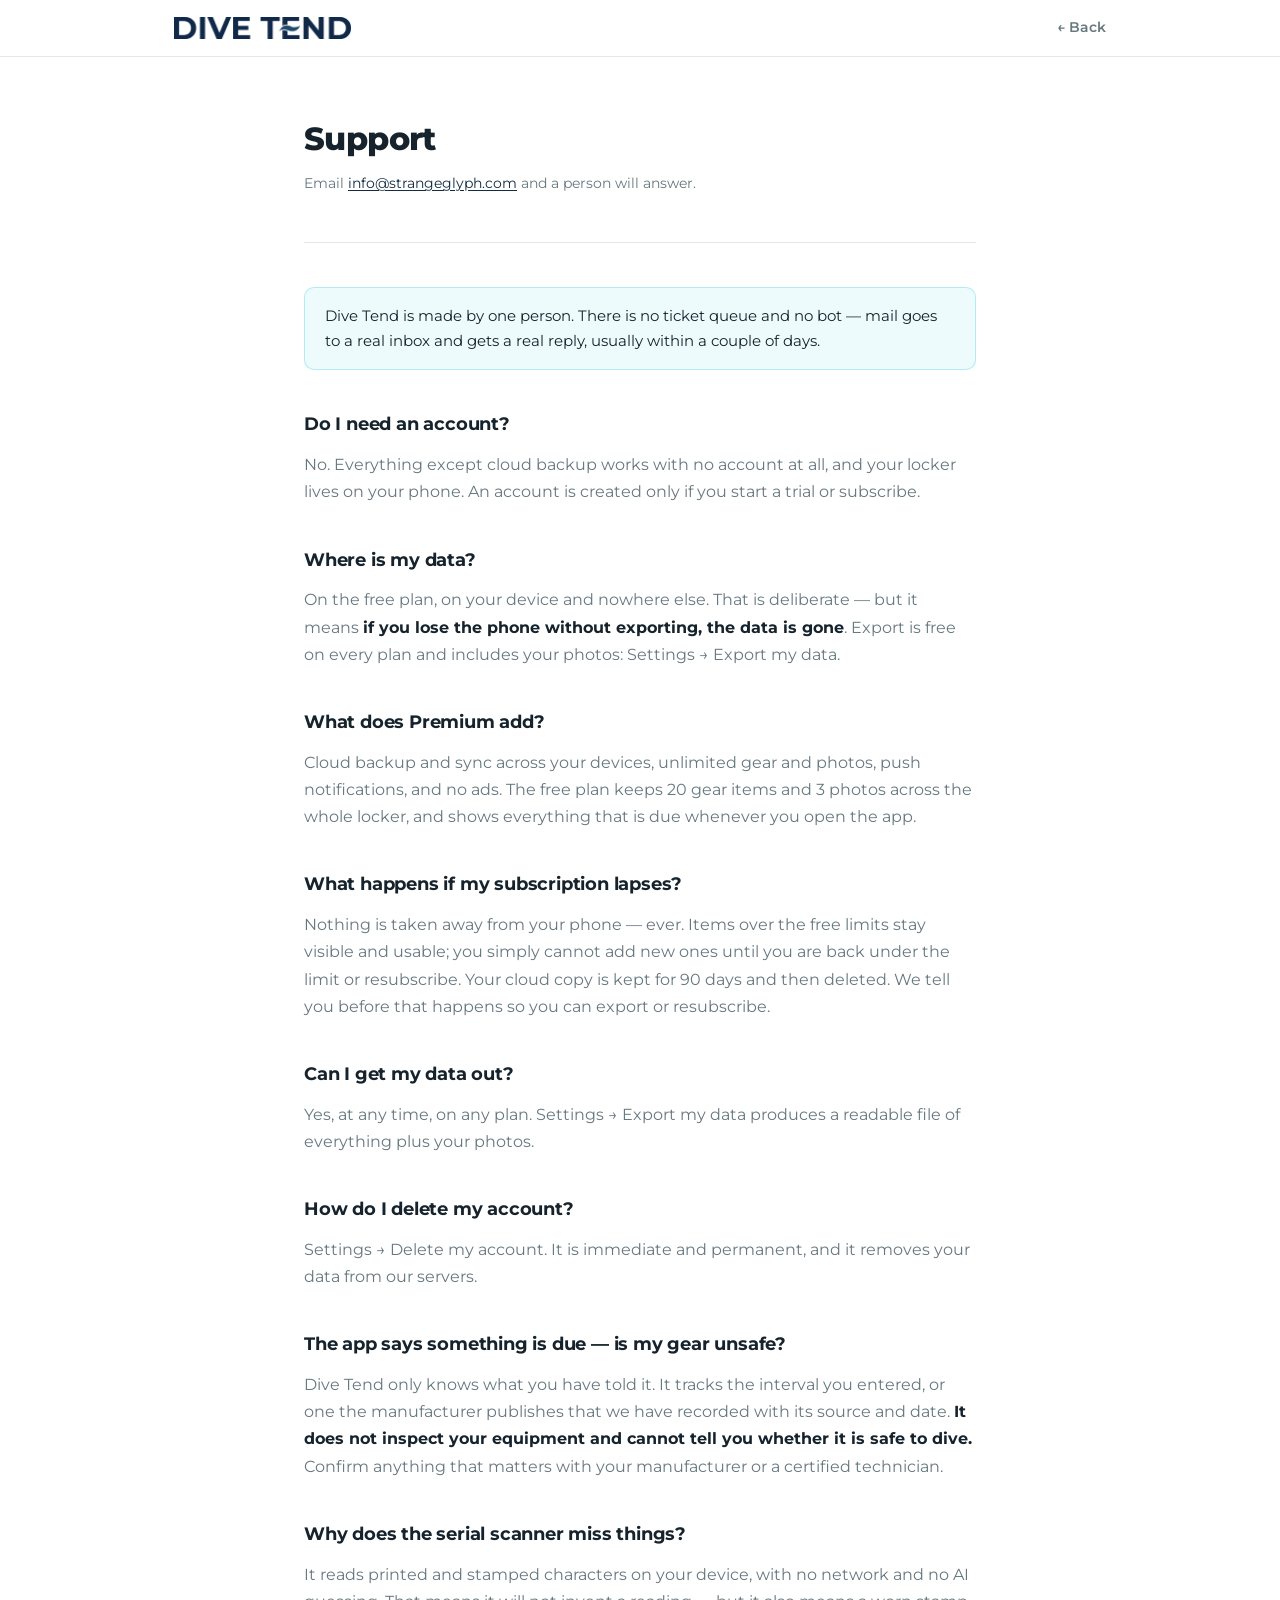
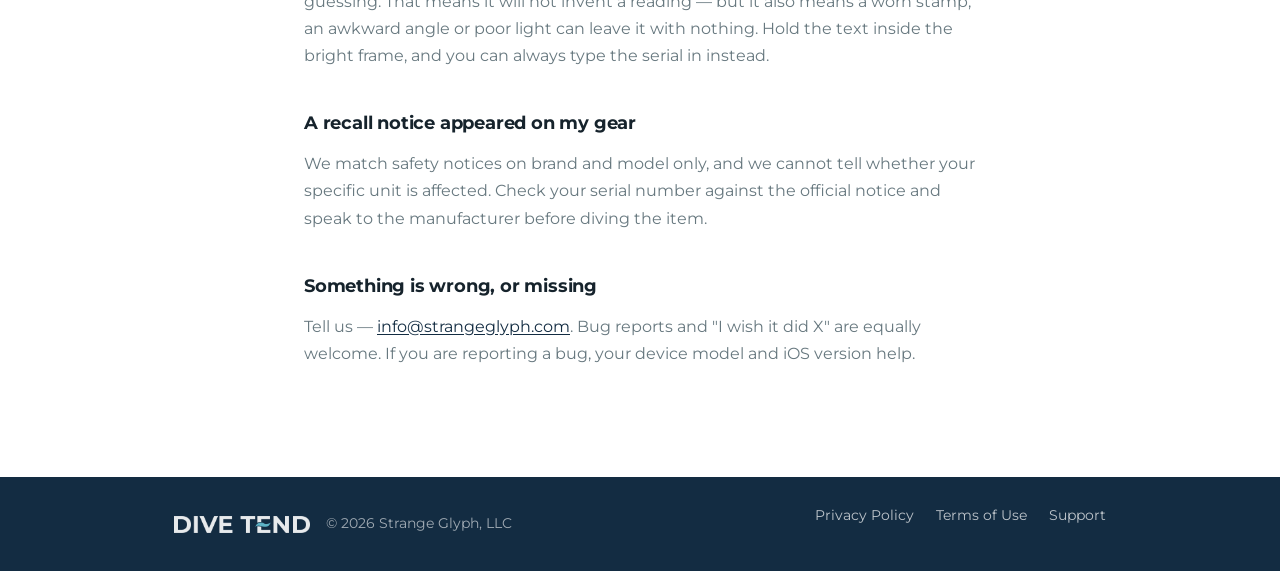
<file: support.html>
<!DOCTYPE html>
<html lang="en">
<head>
  <meta charset="UTF-8" />
  <meta name="viewport" content="width=device-width, initial-scale=1.0" />
  <title>Support — Dive Tend</title>
  <meta name="description" content="Help with Dive Tend." />
  <link rel="icon" type="image/png" sizes="32x32" href="favicon.png" />
  <link rel="apple-touch-icon" sizes="180x180" href="apple-touch-icon.png" />
  <meta property="og:image" content="https://divetend.com/og-icon.png" />
  <link rel="preconnect" href="https://fonts.googleapis.com" />
  <link rel="preconnect" href="https://fonts.gstatic.com" crossorigin />
  <link href="https://fonts.googleapis.com/css2?family=Montserrat:wght@400;600;700;800&display=swap" rel="stylesheet" />
  <link rel="stylesheet" href="styles.css" />
</head>
<body>

<nav>
  <div class="nav-inner">
    <a href="/" class="nav-logo"><img src="wordmark-navy.png" alt="Dive Tend" /></a>
    <a href="/" class="nav-back">← Back</a>
  </div>
</nav>

<div class="wrap">
  <div class="page-header">
    <h1>Support</h1>
    <p>Email <a href="mailto:info@strangeglyph.com">info@strangeglyph.com</a> and a person will answer.</p>
  </div>

  <div class="callout">
    Dive Tend is made by one person. There is no ticket queue and no bot — mail goes to a real inbox and gets a real reply, usually within a couple of days.
  </div>

  <h2>Do I need an account?</h2>
  <p>No. Everything except cloud backup works with no account at all, and your locker lives on your phone. An account is created only if you start a trial or subscribe.</p>

  <h2>Where is my data?</h2>
  <p>On the free plan, on your device and nowhere else. That is deliberate — but it means <strong>if you lose the phone without exporting, the data is gone</strong>. Export is free on every plan and includes your photos: Settings → Export my data.</p>

  <h2>What does Premium add?</h2>
  <p>Cloud backup and sync across your devices, unlimited gear and photos, push notifications, and no ads. The free plan keeps 20 gear items and 3 photos across the whole locker, and shows everything that is due whenever you open the app.</p>

  <h2>What happens if my subscription lapses?</h2>
  <p>Nothing is taken away from your phone — ever. Items over the free limits stay visible and usable; you simply cannot add new ones until you are back under the limit or resubscribe. Your cloud copy is kept for 90 days and then deleted. We tell you before that happens so you can export or resubscribe.</p>

  <h2>Can I get my data out?</h2>
  <p>Yes, at any time, on any plan. Settings → Export my data produces a readable file of everything plus your photos.</p>

  <h2>How do I delete my account?</h2>
  <p>Settings → Delete my account. It is immediate and permanent, and it removes your data from our servers.</p>

  <h2>The app says something is due — is my gear unsafe?</h2>
  <p>Dive Tend only knows what you have told it. It tracks the interval you entered, or one the manufacturer publishes that we have recorded with its source and date. <strong>It does not inspect your equipment and cannot tell you whether it is safe to dive.</strong> Confirm anything that matters with your manufacturer or a certified technician.</p>

  <h2>Why does the serial scanner miss things?</h2>
  <p>It reads printed and stamped characters on your device, with no network and no AI guessing. That means it will not invent a reading — but it also means a worn stamp, an awkward angle or poor light can leave it with nothing. Hold the text inside the bright frame, and you can always type the serial in instead.</p>

  <h2>A recall notice appeared on my gear</h2>
  <p>We match safety notices on brand and model only, and we cannot tell whether your specific unit is affected. Check your serial number against the official notice and speak to the manufacturer before diving the item.</p>

  <h2>Something is wrong, or missing</h2>
  <p>Tell us — <a href="mailto:info@strangeglyph.com">info@strangeglyph.com</a>. Bug reports and "I wish it did X" are equally welcome. If you are reporting a bug, your device model and iOS version help.</p>

</div>

<footer>
  <div class="footer-inner">
    <div class="footer-left">
      <a href="/" class="footer-mark"><img src="wordmark-white.png" alt="Dive Tend" /></a>
      <div class="footer-copy">&copy; 2026 Strange Glyph, LLC</div>
    </div>
    <ul class="footer-links">
      <li><a href="privacy.html">Privacy Policy</a></li>
      <li><a href="terms.html">Terms of Use</a></li>
      <li><a href="support.html">Support</a></li>
    </ul>
  </div>
</footer>

</body>
</html>
</file>
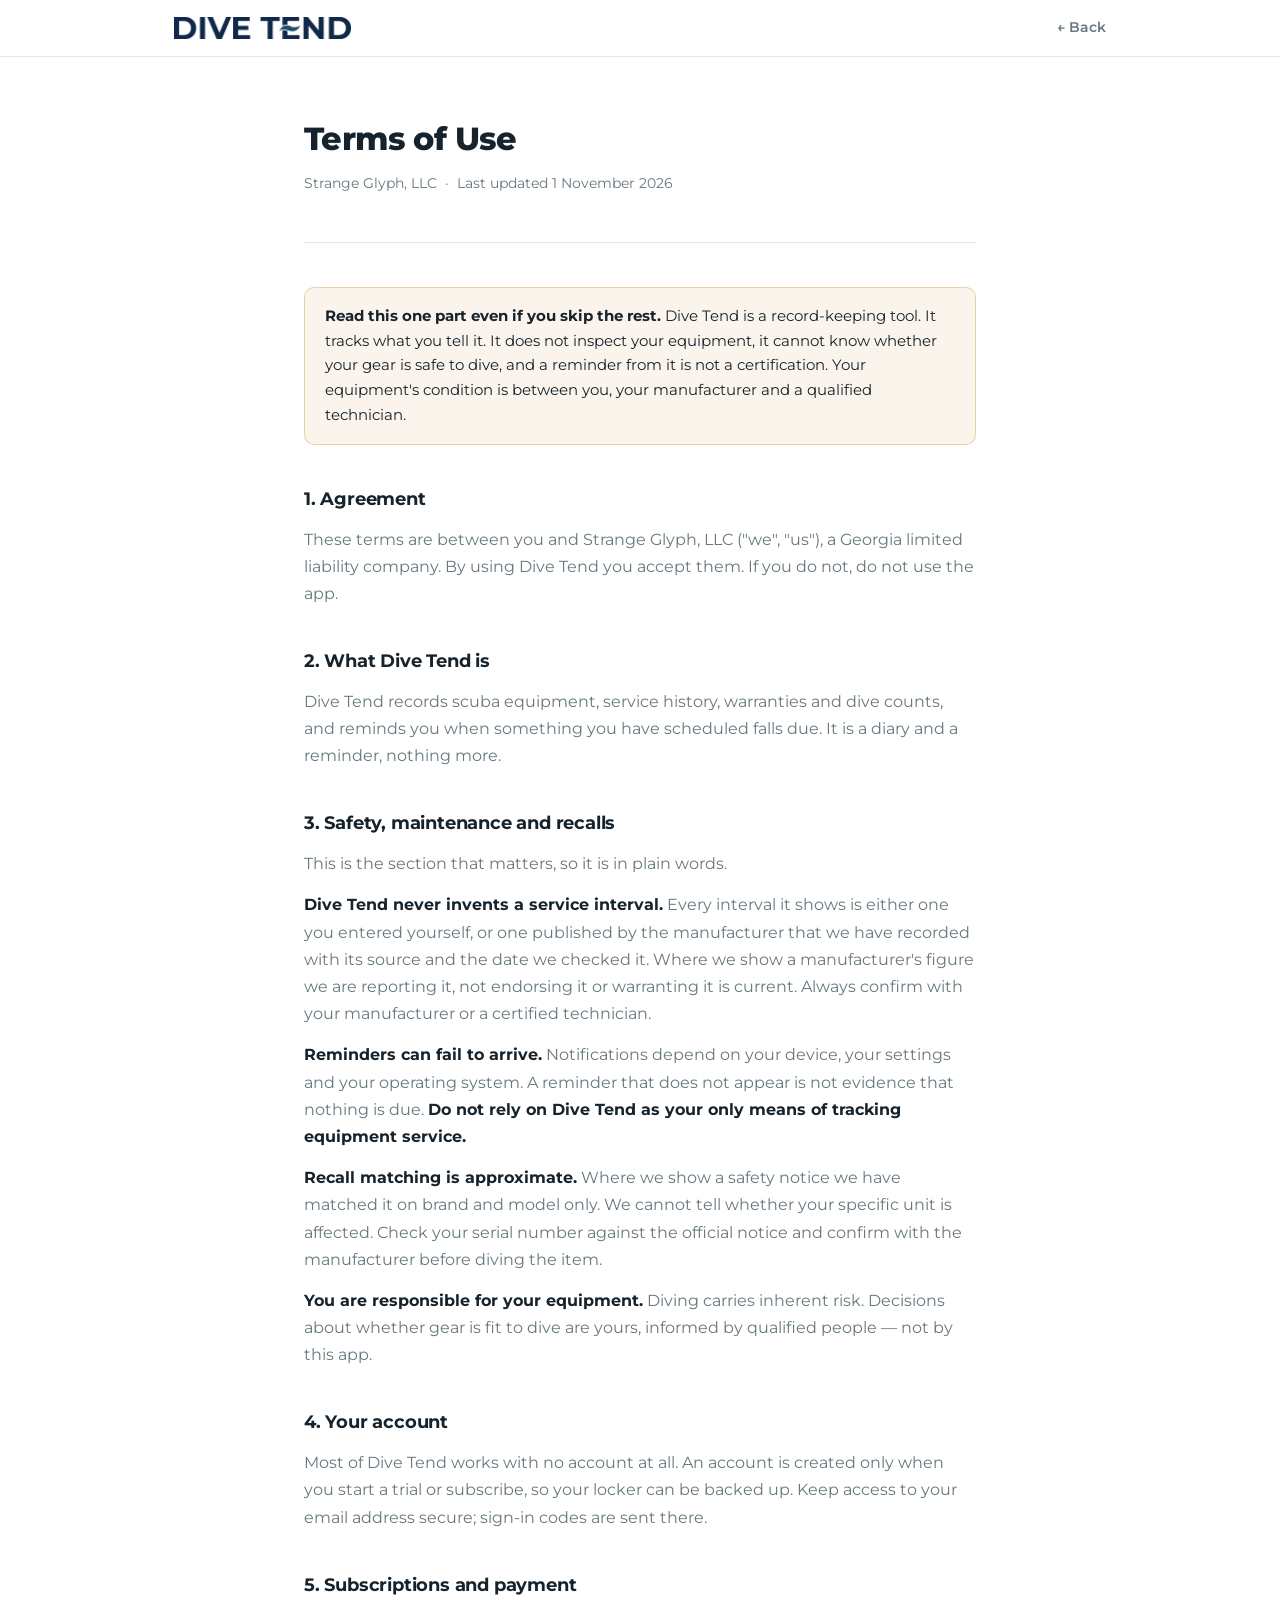
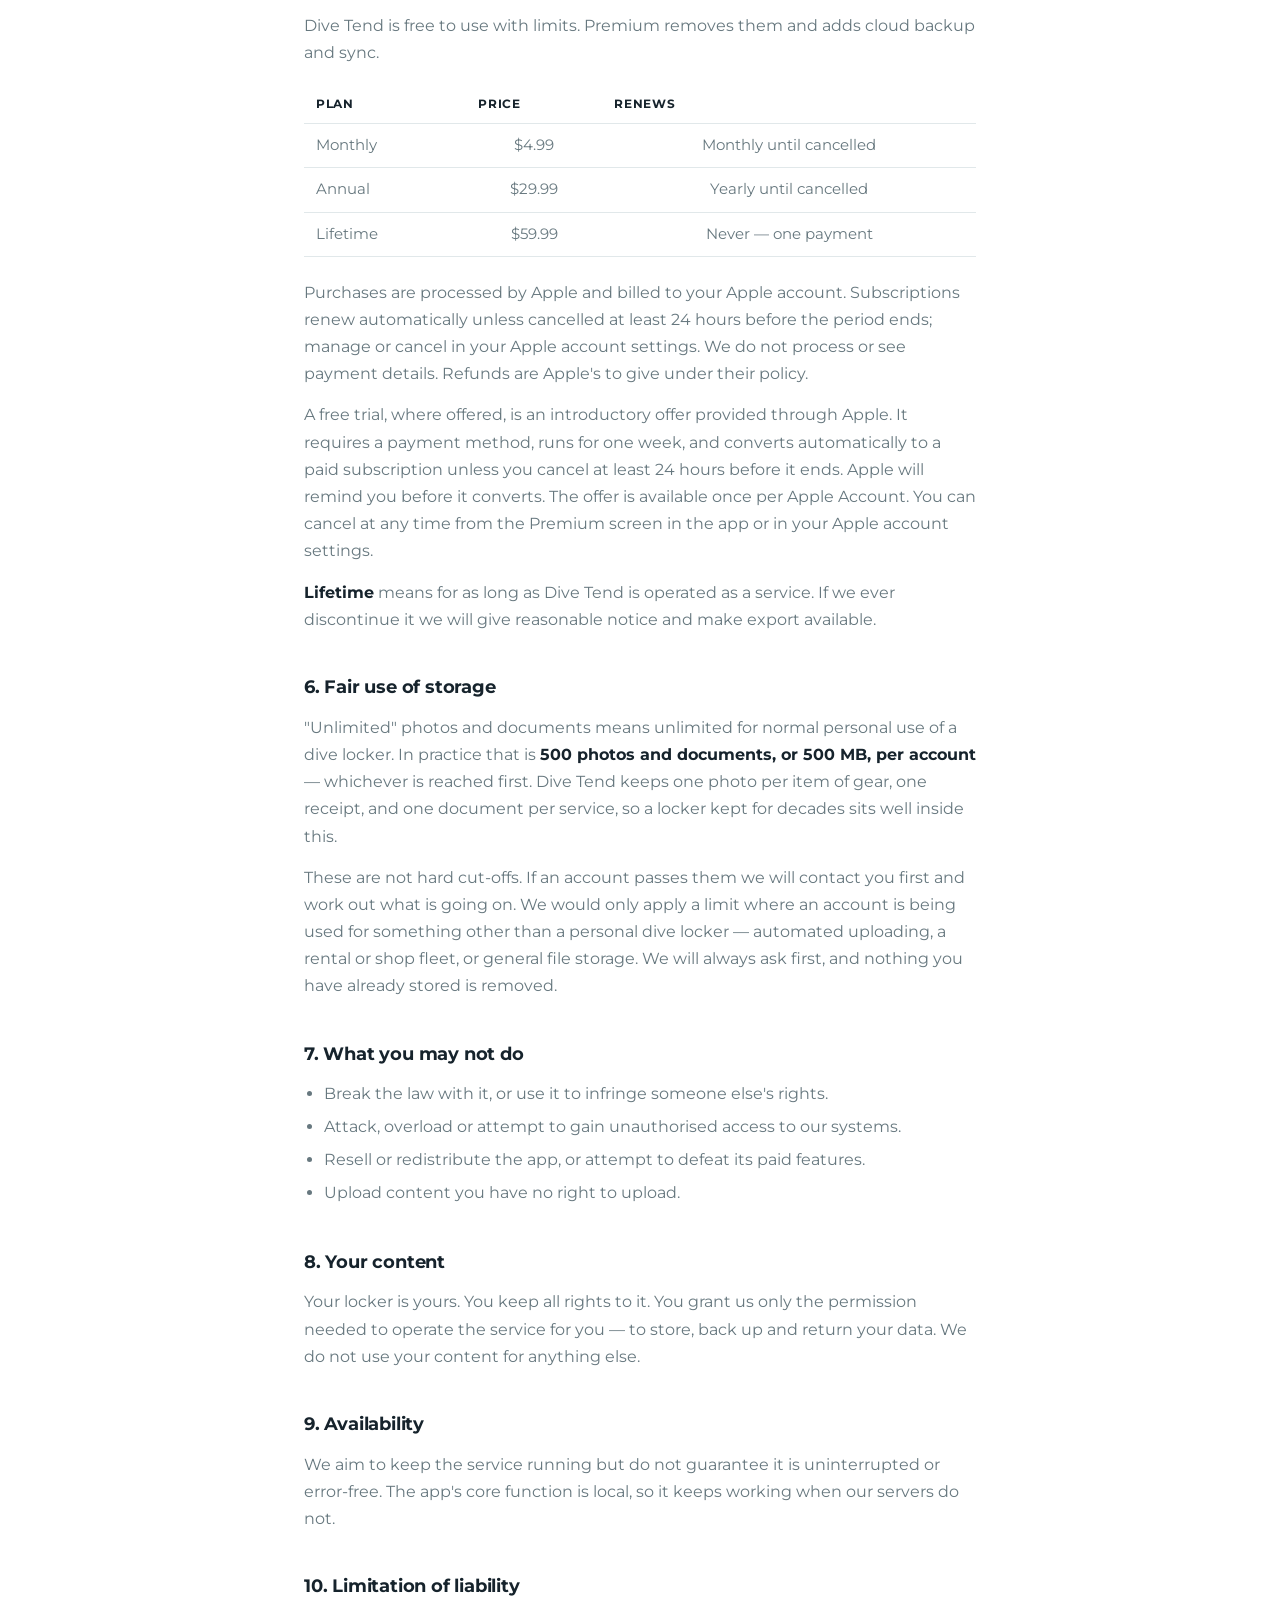
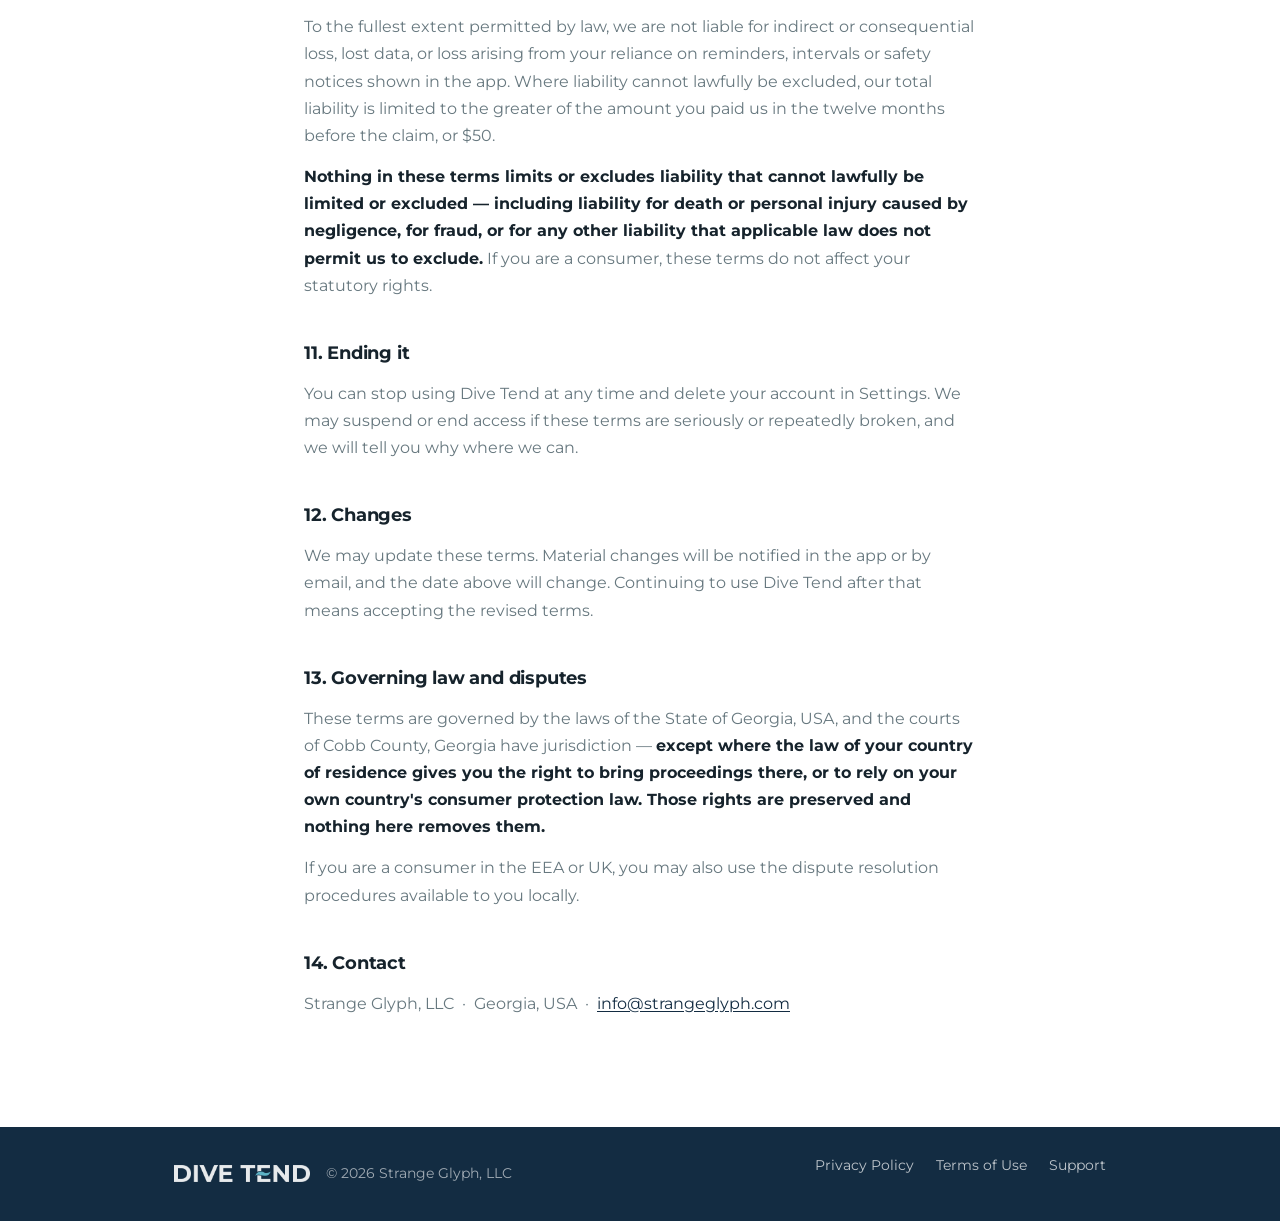
<file: terms.html>
<!DOCTYPE html>
<html lang="en">
<head>
  <meta charset="UTF-8" />
  <meta name="viewport" content="width=device-width, initial-scale=1.0" />
  <title>Terms of Use — Dive Tend</title>
  <meta name="description" content="Dive Tend terms of use." />
  <link rel="icon" type="image/png" sizes="32x32" href="favicon.png" />
  <link rel="apple-touch-icon" sizes="180x180" href="apple-touch-icon.png" />
  <meta property="og:image" content="https://divetend.com/og-icon.png" />
  <link rel="preconnect" href="https://fonts.googleapis.com" />
  <link rel="preconnect" href="https://fonts.gstatic.com" crossorigin />
  <link href="https://fonts.googleapis.com/css2?family=Montserrat:wght@400;600;700;800&display=swap" rel="stylesheet" />
  <link rel="stylesheet" href="styles.css" />
</head>
<body>

<nav>
  <div class="nav-inner">
    <a href="/" class="nav-logo"><img src="wordmark-navy.png" alt="Dive Tend" /></a>
    <a href="/" class="nav-back">← Back</a>
  </div>
</nav>

<div class="wrap">
  <div class="page-header">
    <h1>Terms of Use</h1>
    <p>Strange Glyph, LLC &nbsp;·&nbsp; Last updated 1 November 2026</p>
  </div>

  <div class="callout is-warning">
    <strong>Read this one part even if you skip the rest.</strong> Dive Tend is a record-keeping tool. It tracks what you tell it. It does not inspect your equipment, it cannot know whether your gear is safe to dive, and a reminder from it is not a certification. Your equipment's condition is between you, your manufacturer and a qualified technician.
  </div>

  <h2>1. Agreement</h2>
  <p>These terms are between you and Strange Glyph, LLC ("we", "us"), a Georgia limited liability company. By using Dive Tend you accept them. If you do not, do not use the app.</p>

  <h2>2. What Dive Tend is</h2>
  <p>Dive Tend records scuba equipment, service history, warranties and dive counts, and reminds you when something you have scheduled falls due. It is a diary and a reminder, nothing more.</p>

  <h2>3. Safety, maintenance and recalls</h2>
  <p>This is the section that matters, so it is in plain words.</p>
  <p><strong>Dive Tend never invents a service interval.</strong> Every interval it shows is either one you entered yourself, or one published by the manufacturer that we have recorded with its source and the date we checked it. Where we show a manufacturer's figure we are reporting it, not endorsing it or warranting it is current. Always confirm with your manufacturer or a certified technician.</p>
  <p><strong>Reminders can fail to arrive.</strong> Notifications depend on your device, your settings and your operating system. A reminder that does not appear is not evidence that nothing is due. <strong>Do not rely on Dive Tend as your only means of tracking equipment service.</strong></p>
  <p><strong>Recall matching is approximate.</strong> Where we show a safety notice we have matched it on brand and model only. We cannot tell whether your specific unit is affected. Check your serial number against the official notice and confirm with the manufacturer before diving the item.</p>
  <p><strong>You are responsible for your equipment.</strong> Diving carries inherent risk. Decisions about whether gear is fit to dive are yours, informed by qualified people — not by this app.</p>

  <h2>4. Your account</h2>
  <p>Most of Dive Tend works with no account at all. An account is created only when you start a trial or subscribe, so your locker can be backed up. Keep access to your email address secure; sign-in codes are sent there.</p>

  <h2>5. Subscriptions and payment</h2>
  <p>Dive Tend is free to use with limits. Premium removes them and adds cloud backup and sync.</p>
  <table>
    <tr><th>Plan</th><th>Price</th><th>Renews</th></tr>
    <tr><td>Monthly</td><td>$4.99</td><td>Monthly until cancelled</td></tr>
    <tr><td>Annual</td><td>$29.99</td><td>Yearly until cancelled</td></tr>
    <tr><td>Lifetime</td><td>$59.99</td><td>Never — one payment</td></tr>
  </table>
  <p>Purchases are processed by Apple and billed to your Apple account. Subscriptions renew automatically unless cancelled at least 24 hours before the period ends; manage or cancel in your Apple account settings. We do not process or see payment details. Refunds are Apple's to give under their policy.</p>
  <p>A free trial, where offered, is an introductory offer provided through Apple. It requires a payment method, runs for one week, and converts automatically to a paid subscription unless you cancel at least 24 hours before it ends. Apple will remind you before it converts. The offer is available once per Apple Account. You can cancel at any time from the Premium screen in the app or in your Apple account settings.</p>
  <p><strong>Lifetime</strong> means for as long as Dive Tend is operated as a service. If we ever discontinue it we will give reasonable notice and make export available.</p>

  <h2>6. Fair use of storage</h2>
  <p>"Unlimited" photos and documents means unlimited for normal personal use of a dive locker. In practice that is <strong>500 photos and documents, or 500 MB, per account</strong> &mdash; whichever is reached first. Dive Tend keeps one photo per item of gear, one receipt, and one document per service, so a locker kept for decades sits well inside this.</p>
  <p>These are not hard cut-offs. If an account passes them we will contact you first and work out what is going on. We would only apply a limit where an account is being used for something other than a personal dive locker &mdash; automated uploading, a rental or shop fleet, or general file storage. We will always ask first, and nothing you have already stored is removed.</p>

  <h2>7. What you may not do</h2>
  <ul>
    <li>Break the law with it, or use it to infringe someone else's rights.</li>
    <li>Attack, overload or attempt to gain unauthorised access to our systems.</li>
    <li>Resell or redistribute the app, or attempt to defeat its paid features.</li>
    <li>Upload content you have no right to upload.</li>
  </ul>

  <h2>8. Your content</h2>
  <p>Your locker is yours. You keep all rights to it. You grant us only the permission needed to operate the service for you — to store, back up and return your data. We do not use your content for anything else.</p>

  <h2>9. Availability</h2>
  <p>We aim to keep the service running but do not guarantee it is uninterrupted or error-free. The app's core function is local, so it keeps working when our servers do not.</p>

  <h2>10. Limitation of liability</h2>
  <p>To the fullest extent permitted by law, we are not liable for indirect or consequential loss, lost data, or loss arising from your reliance on reminders, intervals or safety notices shown in the app. Where liability cannot lawfully be excluded, our total liability is limited to the greater of the amount you paid us in the twelve months before the claim, or $50.</p>
  <p><strong>Nothing in these terms limits or excludes liability that cannot lawfully be limited or excluded — including liability for death or personal injury caused by negligence, for fraud, or for any other liability that applicable law does not permit us to exclude.</strong> If you are a consumer, these terms do not affect your statutory rights.</p>

  <h2>11. Ending it</h2>
  <p>You can stop using Dive Tend at any time and delete your account in Settings. We may suspend or end access if these terms are seriously or repeatedly broken, and we will tell you why where we can.</p>

  <h2>12. Changes</h2>
  <p>We may update these terms. Material changes will be notified in the app or by email, and the date above will change. Continuing to use Dive Tend after that means accepting the revised terms.</p>

  <h2>13. Governing law and disputes</h2>
  <p>These terms are governed by the laws of the State of Georgia, USA, and the courts of Cobb County, Georgia have jurisdiction — <strong>except where the law of your country of residence gives you the right to bring proceedings there, or to rely on your own country's consumer protection law. Those rights are preserved and nothing here removes them.</strong></p>
  <p>If you are a consumer in the EEA or UK, you may also use the dispute resolution procedures available to you locally.</p>

  <h2>14. Contact</h2>
  <p>Strange Glyph, LLC &nbsp;·&nbsp; Georgia, USA &nbsp;·&nbsp; <a href="mailto:info@strangeglyph.com">info@strangeglyph.com</a></p>

</div>

<footer>
  <div class="footer-inner">
    <div class="footer-left">
      <a href="/" class="footer-mark"><img src="wordmark-white.png" alt="Dive Tend" /></a>
      <div class="footer-copy">&copy; 2026 Strange Glyph, LLC</div>
    </div>
    <ul class="footer-links">
      <li><a href="privacy.html">Privacy Policy</a></li>
      <li><a href="terms.html">Terms of Use</a></li>
      <li><a href="support.html">Support</a></li>
    </ul>
  </div>
</footer>

</body>
</html>
</file>
<file: styles.css>
/* Dive Tend — marketing site, the document pages
 *
 * The structure, scale and page vocabulary are ClearNight's marketing site,
 * reused deliberately: same company, same shape of product, and a second
 * invented system would be two things to maintain. What changes is the brand
 * — Dive Tend's own palette and Montserrat, the typeface the app itself is
 * set in — because two Strange Glyph apps should read as siblings, not as
 * the same app twice.
 *
 * **Light, as of 2026-10-30.** These three pages were dark while index.html
 * is light, so following "Privacy" flipped a visitor from a white page to a
 * near-black one. ClearNight is dark throughout and that is coherent; a site
 * that is half each is not. The tokens below are index.html's, named the
 * same, so the two files cannot drift on colour.
 *
 * **Scope: privacy.html, terms.html and support.html only.** index.html
 * carries its own inline styles and does not link this file. The landing
 * block that used to live down the bottom (.hero, .features, .feature,
 * .section, .badge) styled nothing on any page and was removed rather than
 * left to look load-bearing.
 */

*, *::before, *::after { box-sizing: border-box; margin: 0; padding: 0; }

:root {
  --header-a: #1B5466;
  --header-b: #132C42;    /* nav wordmark, footer bar, body links */
  --cyan: #2FC4D8;        /* accents only — it fails contrast as body text */
  --ink: #16232C;
  --sub: #67787F;
  --sheet: #F2F6F7;
  --card: #FFFFFF;
  --border: #E1E8EA;
  --green: #3F8F6B;
  --amber: #C98A2E;
  --font: 'Montserrat', system-ui, -apple-system, sans-serif;
}

html { scroll-behavior: smooth; }

body {
  background: var(--card);
  color: var(--ink);
  font-family: var(--font);
  font-size: 16px;
  line-height: 1.6;
  -webkit-font-smoothing: antialiased;
}

/* ---------- chrome ---------- */

nav {
  position: sticky; top: 0; z-index: 100;
  background: rgba(255,255,255,0.86);
  backdrop-filter: saturate(180%) blur(14px);
  border-bottom: 1px solid var(--border);
}

.nav-inner {
  max-width: 980px; margin: 0 auto; padding: 0 24px;
  height: 56px; display: flex; align-items: center; gap: 24px;
}

/* The nav is light now, so it takes the NAVY wordmark — the same cut
   index.html uses. The white cut is for the footer bar below. */
.nav-logo { display: flex; align-items: center; text-decoration: none; }
.nav-logo img { height: 22px; width: auto; display: block; }

/* ClearNight's treatment for a document page: the mark, and one way back.
   These pages carry no nav links — Privacy, Terms and Support all live in
   the footer bar, so the header does not need to repeat them, and a reader
   who followed a link in from the app wants out more than they want across. */
.nav-back {
  margin-left: auto;
  font-size: 13.5px; font-weight: 600; color: var(--sub);
  text-decoration: none;
}
.nav-back:hover { color: var(--ink); }

/* Matches index.html's footer so the bottom of the site is one bar. */
footer { background: var(--header-b); color: rgba(255,255,255,0.6); }
.footer-inner {
  max-width: 980px; margin: 0 auto; padding: 26px 24px;
  display: flex; align-items: center; justify-content: space-between;
  gap: 18px; flex-wrap: wrap; font-size: 13.5px;
}
.footer-left { display: flex; align-items: center; gap: 16px; flex-wrap: wrap; }
.footer-mark { display: block; }
.footer-mark img { height: 17px; width: auto; display: block; opacity: 0.9; }
.footer-links { display: flex; gap: 22px; list-style: none; }
.footer-links a { color: rgba(255,255,255,0.72); text-decoration: none; }
.footer-links a:hover { color: #fff; }

/* ---------- document pages ---------- */

.wrap { max-width: 720px; margin: 0 auto; padding: 56px 24px 96px; }

.page-header {
  margin-bottom: 44px; padding-bottom: 32px;
  border-bottom: 1px solid var(--border);
}
.page-header h1 {
  font-size: 32px; font-weight: 800; color: var(--ink);
  letter-spacing: -0.6px; margin-bottom: 8px;
}
.page-header p { font-size: 14px; color: var(--sub); }

h2 {
  font-size: 18px; font-weight: 700; color: var(--ink);
  margin: 40px 0 12px; letter-spacing: -0.2px;
}
h3 {
  font-size: 15px; font-weight: 700; color: var(--ink);
  margin: 24px 0 8px;
}

p { margin-bottom: 14px; line-height: 1.7; color: var(--sub); }
strong { color: var(--ink); font-weight: 700; }

ul { margin: 0 0 14px 20px; line-height: 1.8; color: var(--sub); }
ul li { margin-bottom: 4px; }

/* **Not cyan.** #2FC4D8 on white is about 1.9:1 — it fails WCAG AA badly,
   and these are the pages a regulator reads. Navy carries the link weight
   and the underline does the rest. */
a { color: var(--header-b); text-decoration: underline; text-underline-offset: 2px; }
a:hover { color: var(--header-a); }

/* The short-version box at the top of a policy. Same role as ClearNight's. */
.callout {
  background: rgba(47,196,216,0.08);
  border: 1px solid rgba(47,196,216,0.30);
  border-radius: 10px; padding: 16px 20px; margin: 24px 0;
  font-size: 15px; line-height: 1.65;
}
.callout p:last-child { margin-bottom: 0; }

/* For the one thing on a safety-adjacent page that must not be skimmed. */
.callout.is-warning {
  background: rgba(201,138,46,0.09);
  border-color: rgba(201,138,46,0.34);
}

table { width: 100%; border-collapse: collapse; margin: 18px 0 22px; font-size: 14.5px; }
th, td { text-align: left; padding: 10px 12px; border-bottom: 1px solid var(--border); }
th { color: var(--ink); font-weight: 700; font-size: 12px;
     text-transform: uppercase; letter-spacing: 0.06em; }
td { color: var(--sub); }
td:not(:first-child) { text-align: center; }
.yes { color: var(--green); font-weight: 700; }
.no  { color: var(--sub); }

@media (max-width: 560px) {
  .nav-back { font-size: 12.5px; }
  .wrap { padding: 40px 20px 72px; }
  .page-header h1 { font-size: 27px; }
}
</file>
